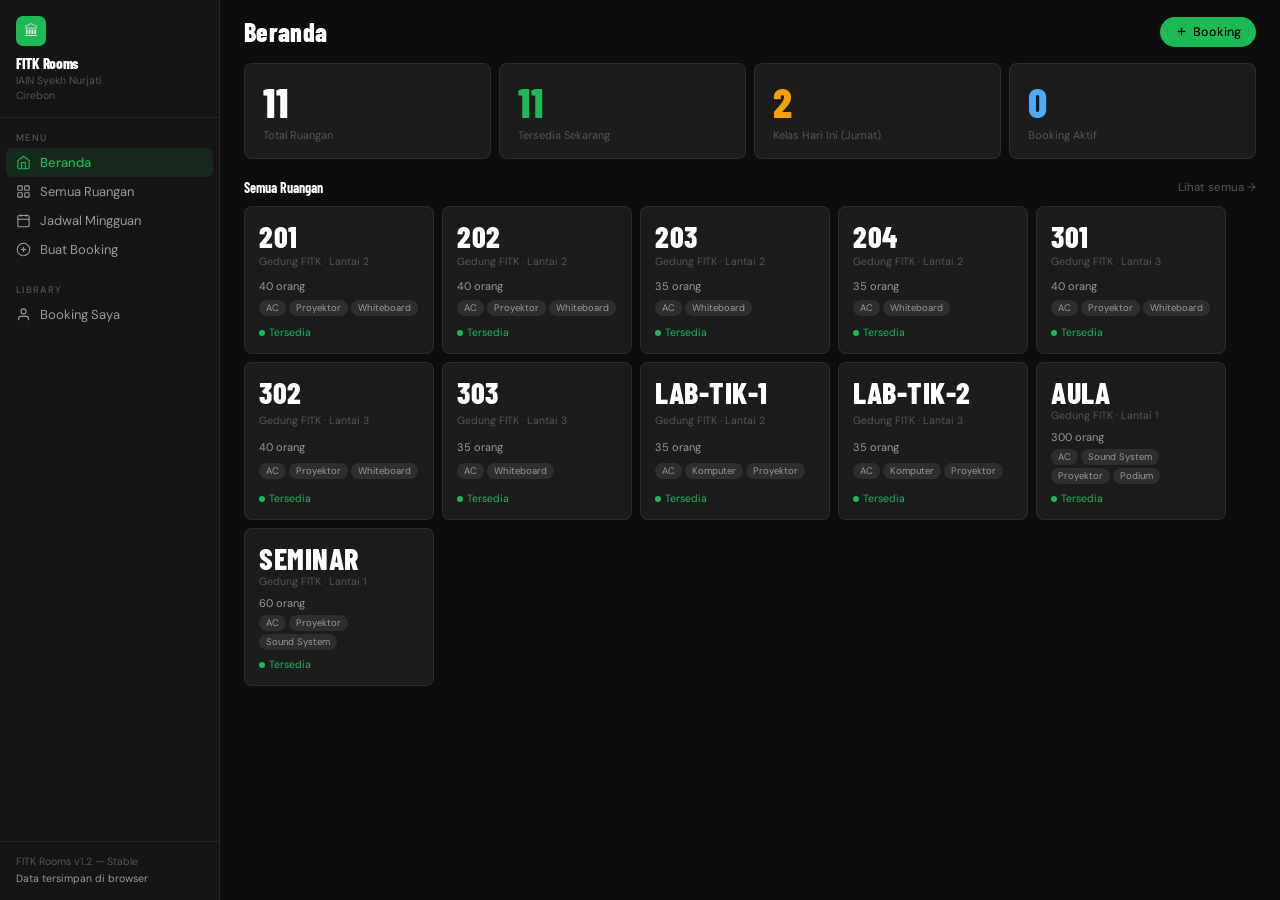
<file: index.html>
<!DOCTYPE html>
<html lang="id">
<head>
<meta charset="UTF-8">
<meta name="viewport" content="width=device-width, initial-scale=1.0">
<title>FITK Rooms — IAIN Syekh Nurjati</title>
<link href="https://fonts.googleapis.com/css2?family=Barlow+Condensed:wght@600;700;800&family=DM+Sans:wght@400;500&display=swap" rel="stylesheet" >
<link href="style.css" rel="stylesheet">
</head>
<body>
 <script>
// ============================================================
// DATA
// ============================================================

var ROOMS = {
  '201':      { lantai: 2, kapasitas: 40,  fasilitas: ['AC', 'Proyektor', 'Whiteboard'], gedung: 'FITK' },
  '202':      { lantai: 2, kapasitas: 40,  fasilitas: ['AC', 'Proyektor', 'Whiteboard'], gedung: 'FITK' },
  '203':      { lantai: 2, kapasitas: 35,  fasilitas: ['AC', 'Whiteboard'],              gedung: 'FITK' },
  '204':      { lantai: 2, kapasitas: 35,  fasilitas: ['AC', 'Whiteboard'],              gedung: 'FITK' },
  '301':      { lantai: 3, kapasitas: 40,  fasilitas: ['AC', 'Proyektor', 'Whiteboard'], gedung: 'FITK' },
  '302':      { lantai: 3, kapasitas: 40,  fasilitas: ['AC', 'Proyektor', 'Whiteboard'], gedung: 'FITK' },
  '303':      { lantai: 3, kapasitas: 35,  fasilitas: ['AC', 'Whiteboard'],              gedung: 'FITK' },
  'LAB-TIK-1':{ lantai: 2, kapasitas: 35, fasilitas: ['AC', 'Komputer', 'Proyektor'],   gedung: 'FITK' },
  'LAB-TIK-2':{ lantai: 3, kapasitas: 35, fasilitas: ['AC', 'Komputer', 'Proyektor'],   gedung: 'FITK' },
  'AULA':     { lantai: 1, kapasitas: 300, fasilitas: ['AC', 'Sound System', 'Proyektor', 'Podium'], gedung: 'FITK' },
  'SEMINAR':  { lantai: 1, kapasitas: 60,  fasilitas: ['AC', 'Proyektor', 'Sound System'], gedung: 'FITK' }
};
// ini database sebuah kelas
var SCHEDULES = [
  { id:'JT001', ruangan:'201',       matkul:'Pemrograman Web',            kelas:'TIF-3A', dosen:'Dr. H. Arif Firdaus, M.Kom',      hari:'Senin',  jam_mulai:'07:30', sks:3 },
  { id:'JT002', ruangan:'202',       matkul:'Basis Data',                 kelas:'TIF-2B', dosen:'Ratna Dewi, M.T',                 hari:'Senin',  jam_mulai:'07:30', sks:3 },
  { id:'JT003', ruangan:'301',       matkul:'Sistem Operasi',             kelas:'TIF-2A', dosen:'Muhamad Ichsan, M.Kom',           hari:'Senin',  jam_mulai:'10:00', sks:3 },
  { id:'JT004', ruangan:'LAB-TIK-1', matkul:'Praktikum Basis Data',       kelas:'TIF-2B', dosen:'Ratna Dewi, M.T',                 hari:'Senin',  jam_mulai:'13:00', sks:2 },
  { id:'JT005', ruangan:'201',       matkul:'Kecerdasan Buatan',          kelas:'TIF-4A', dosen:'Prof. Dr. Toto Sugiarto, M.Pd',  hari:'Selasa', jam_mulai:'07:30', sks:3 },
  { id:'JT006', ruangan:'203',       matkul:'Jaringan Komputer',          kelas:'TIF-3B', dosen:'Ade Kurniawan, M.T',              hari:'Selasa', jam_mulai:'09:50', sks:3 },
  { id:'JT007', ruangan:'302',       matkul:'Algoritma & Pemrograman',    kelas:'TIF-1A', dosen:'Neng Siti Fauziah, M.Kom',        hari:'Selasa', jam_mulai:'13:00', sks:3 },
  { id:'JT008', ruangan:'LAB-TIK-2', matkul:'Praktikum Jaringan',         kelas:'TIF-3B', dosen:'Ade Kurniawan, M.T',              hari:'Selasa', jam_mulai:'07:30', sks:2 },
  { id:'JT009', ruangan:'202',       matkul:'Rekayasa Perangkat Lunak',   kelas:'TIF-3A', dosen:'Dr. H. Arif Firdaus, M.Kom',     hari:'Rabu',   jam_mulai:'07:30', sks:3 },
  { id:'JT010', ruangan:'301',       matkul:'Matematika Diskrit',         kelas:'TIF-1B', dosen:'Hendra Permana, M.Si',            hari:'Rabu',   jam_mulai:'10:00', sks:2 },
  { id:'JT011', ruangan:'204',       matkul:'Interaksi Manusia Komputer', kelas:'TIF-3B', dosen:'Neng Siti Fauziah, M.Kom',        hari:'Rabu',   jam_mulai:'13:00', sks:3 },
  { id:'JT012', ruangan:'201',       matkul:'Data Mining',                kelas:'TIF-4B', dosen:'Prof. Dr. Toto Sugiarto, M.Pd',  hari:'Kamis',  jam_mulai:'07:30', sks:3 },
  { id:'JT013', ruangan:'303',       matkul:'Pemrograman Mobile',         kelas:'TIF-4A', dosen:'Muhamad Ichsan, M.Kom',           hari:'Kamis',  jam_mulai:'10:00', sks:3 },
  { id:'JT014', ruangan:'LAB-TIK-1', matkul:'Praktikum RPL',              kelas:'TIF-3A', dosen:'Dr. H. Arif Firdaus, M.Kom',     hari:'Kamis',  jam_mulai:'13:00', sks:2 },
  { id:'JT015', ruangan:'302',       matkul:'Etika Profesi IT',           kelas:'TIF-4B', dosen:'Hendra Permana, M.Si',            hari:'Jumat',  jam_mulai:'07:30', sks:2 },
  { id:'JT016', ruangan:'204',       matkul:'Kapita Selekta',             kelas:'TIF-4A', dosen:'Ratna Dewi, M.T',                 hari:'Jumat',  jam_mulai:'09:00', sks:2 }
];

var DAY_EN_TO_ID = {
  Monday:'Senin', Tuesday:'Selasa', Wednesday:'Rabu',
  Thursday:'Kamis', Friday:'Jumat', Saturday:'Sabtu', Sunday:'Minggu'
};
var DAY_ORDER = { Senin:0, Selasa:1, Rabu:2, Kamis:3, Jumat:4, Sabtu:5, Minggu:6 };

// ============================================================
// STATE
// ============================================================
var currentPage = 'home';
var roomFilterActive = 'all';
var bookingFilterActive = 'aktif';

// ============================================================
// STORAGE
// ============================================================
function getBookings() {
  try { return JSON.parse(localStorage.getItem('fitk_bookings') || '[]'); }
  catch(e) { return []; }
}
function saveBookings(data) {
  localStorage.setItem('fitk_bookings', JSON.stringify(data));
}

// ============================================================
// TIME HELPERS
// ============================================================
function parseMinutes(timeStr) {
  var parts = timeStr.split(':');
  return parseInt(parts[0]) * 60 + parseInt(parts[1]);
}
function formatTime(totalMinutes) {
  var h = Math.floor(totalMinutes / 60);
  var m = totalMinutes % 60;
  return String(h).padStart(2,'0') + ':' + String(m).padStart(2,'0');
}
function getEndTime(startTime, sks) {
  return formatTime(parseMinutes(startTime) + sks * 50);
}
function getDayFromDate(dateStr) {
  if (!dateStr) return '';
  var d = new Date(dateStr + 'T12:00:00');
  return DAY_EN_TO_ID[d.toLocaleDateString('en-US', { weekday: 'long' })] || '';
}
function getCurrentDay() {
  return DAY_EN_TO_ID[new Date().toLocaleDateString('en-US', { weekday: 'long' })] || '';
}
function getCurrentTime() {
  var n = new Date();
  return String(n.getHours()).padStart(2,'0') + ':' + String(n.getMinutes()).padStart(2,'0');
}
function getTodayStr() {
  var n = new Date();
  return n.getFullYear() + '-' + String(n.getMonth()+1).padStart(2,'0') + '-' + String(n.getDate()).padStart(2,'0');
}

// ============================================================
// ROOM STATUS
// ============================================================
function getRoomStatus(roomId, day, time) {
  if (!day) return { status: 'available' };
  var t = parseMinutes(time);
  for (var i = 0; i < SCHEDULES.length; i++) {
    var s = SCHEDULES[i];
    if (s.ruangan !== roomId || s.hari !== day) continue;
    var start = parseMinutes(s.jam_mulai);
    var end = start + s.sks * 50;
    if (t >= start && t < end) return { status: 'occupied', detail: s };
  }
  var today = getTodayStr();
  var bookings = getBookings();
  for (var j = 0; j < bookings.length; j++) {
    var b = bookings[j];
    if (b.ruangan !== roomId || b.tanggal !== today || b.status !== 'aktif') continue;
    var bStart = parseMinutes(b.jam_mulai);
    var bEnd = parseMinutes(b.jam_selesai);
    if (t >= bStart && t < bEnd) return { status: 'booked', detail: b };
  }
  return { status: 'available' };
}

// ============================================================
// CONFLICT CHECK
// ============================================================
function checkConflict(roomId, date, startTime, endTime) {
  var day = getDayFromDate(date);
  var t1 = parseMinutes(startTime);
  var t2 = parseMinutes(endTime);
  if (t1 >= t2) return { conflict: true, msg: 'Jam mulai harus lebih awal dari jam selesai.' };
  for (var i = 0; i < SCHEDULES.length; i++) {
    var s = SCHEDULES[i];
    if (s.ruangan !== roomId || s.hari !== day) continue;
    var sStart = parseMinutes(s.jam_mulai);
    var sEnd = sStart + s.sks * 50;
    if (t1 < sEnd && t2 > sStart) {
      return { conflict: true, msg: 'Bentrok jadwal tetap: ' + s.matkul + ' (' + s.kelas + ') ' + day + ' ' + s.jam_mulai + '\u2013' + formatTime(sEnd) };
    }
  }
  var bookings = getBookings();
  for (var j = 0; j < bookings.length; j++) {
    var b = bookings[j];
    if (b.ruangan !== roomId || b.tanggal !== date || b.status !== 'aktif') continue;
    var bStart = parseMinutes(b.jam_mulai);
    var bEnd = parseMinutes(b.jam_selesai);
    if (t1 < bEnd && t2 > bStart) {
      return { conflict: true, msg: 'Bentrok booking aktif: \u201c' + b.keperluan + '\u201d oleh ' + b.peminjam + ' (' + b.jam_mulai + '\u2013' + b.jam_selesai + ')' };
    }
  }
  return { conflict: false };
}

// ============================================================
// NAVIGATION
// ============================================================
var PAGE_TITLES = {
  home: 'Beranda',
  rooms: 'Semua Ruangan',
  jadwal: 'Jadwal Mingguan',
  booking: 'Buat Booking',
  mybookings: 'Booking Saya'
};

function goTo(page) {
  currentPage = page;
  document.querySelectorAll('.page').forEach(function(p) { p.classList.remove('active'); });
  document.querySelectorAll('.nav-item').forEach(function(n) { n.classList.remove('active'); });
  var pageEl = document.getElementById('page-' + page);
  if (pageEl) pageEl.classList.add('active');
  var navEl = document.getElementById('nav-' + page);
  if (navEl) navEl.classList.add('active');
  document.getElementById('page-title').textContent = PAGE_TITLES[page] || '';
  document.getElementById('search-area').style.display = (page === 'rooms') ? '' : 'none';
  if (page === 'home')       renderHome();
  if (page === 'rooms')      renderRoomsPage();
  if (page === 'jadwal')     renderJadwalPage();
  if (page === 'booking')    setupBookingForm();
  if (page === 'mybookings') renderMyBookings();
  updateBadge();
}

// ============================================================
// BADGE
// ============================================================
function updateBadge() {
  var count = getBookings().filter(function(b) { return b.status === 'aktif'; }).length;
  var badge = document.getElementById('booking-badge');
  badge.style.display = count > 0 ? '' : 'none';
  badge.textContent = count;
}

// ============================================================
// TOAST
// ============================================================
function showToast(msg, type) {
  var el = document.createElement('div');
  el.className = 'toast' + (type ? ' ' + type : '');
  el.textContent = msg;
  document.getElementById('toast-container').appendChild(el);
  setTimeout(function() {
    el.classList.add('out');
    setTimeout(function() { if (el.parentNode) el.parentNode.removeChild(el); }, 250);
  }, 3200);
}

// ============================================================
// MODAL
// ============================================================
function openModal(html) {
  document.getElementById('modal-content').innerHTML = html;
  document.getElementById('overlay').classList.add('open');
}
function closeModal() {
  document.getElementById('overlay').classList.remove('open');
}

// ============================================================
// STATUS LABEL HTML
// ============================================================
function statusHTML(status) {
  if (status === 'occupied') return '<div class="status-dot"><span class="dot dot-red"></span><span style="color:var(--red)">Sedang terpakai</span></div>';
  if (status === 'booked')   return '<div class="status-dot"><span class="dot dot-amber"></span><span style="color:var(--amber)">Ada booking</span></div>';
  return '<div class="status-dot"><span class="dot dot-green"></span><span style="color:var(--green)">Tersedia</span></div>';
}

// ============================================================
// ROOM CARD HTML
// ============================================================
function roomCardHTML(id, day, time) {
  var info = ROOMS[id];
  var st = getRoomStatus(id, day, time);
  var tags = info.fasilitas.map(function(f) { return '<span class="tag">' + f + '</span>'; }).join('');
  return '<div class="room-card ' + st.status + '" onclick="openRoomModal(\'' + id + '\')">' +
    '<div class="room-num">' + id + '</div>' +
    '<div class="room-meta">Gedung ' + info.gedung + ' &middot; Lantai ' + info.lantai + '</div>' +
    '<div class="room-cap">' + info.kapasitas + ' orang</div>' +
    '<div class="room-tags">' + tags + '</div>' +
    statusHTML(st.status) +
    '</div>';
}

// ============================================================
// HOME PAGE
// ============================================================
function renderHome() {
  var day = getCurrentDay();
  var time = getCurrentTime();
  var roomIds = Object.keys(ROOMS);
  var availCount = roomIds.filter(function(id) { return getRoomStatus(id, day, time).status === 'available'; }).length;
  var activeBookings = getBookings().filter(function(b) { return b.status === 'aktif'; }).length;
  var classesToday = SCHEDULES.filter(function(s) { return s.hari === day; }).length;

  document.getElementById('stat-grid').innerHTML =
    '<div class="stat-card"><div class="stat-num">' + roomIds.length + '</div><div class="stat-label">Total Ruangan</div></div>' +
    '<div class="stat-card green"><div class="stat-num">' + availCount + '</div><div class="stat-label">Tersedia Sekarang</div></div>' +
    '<div class="stat-card amber"><div class="stat-num">' + classesToday + '</div><div class="stat-label">Kelas Hari Ini' + (day ? ' (' + day + ')' : '') + '</div></div>' +
    '<div class="stat-card blue"><div class="stat-num">' + activeBookings + '</div><div class="stat-label">Booking Aktif</div></div>';

  var occupied = roomIds.map(function(id) { return { id: id, st: getRoomStatus(id, day, time) }; }).filter(function(x) { return x.st.status !== 'available'; });
  var nowHTML = '';
  if (occupied.length > 0) {
    var cards = occupied.map(function(x) {
      var d = x.st.detail;
      var info = x.st.status === 'occupied'
        ? d.matkul + '<br>' + d.kelas + ' &middot; ' + d.jam_mulai + '&ndash;' + getEndTime(d.jam_mulai, d.sks)
        : d.keperluan + '<br>' + d.peminjam;
      return '<div class="now-card ' + (x.st.status === 'booked' ? 'booked' : '') + '">' +
        '<div class="now-card-room">' + x.id + '</div>' +
        '<div class="now-card-info">' + info + '</div></div>';
    }).join('');
    nowHTML = '<div class="sec-header"><span class="sec-title">&#128308; Sedang Terpakai</span><span style="font-size:12px;color:var(--t3)">' + (day || 'Weekend') + ' &middot; ' + time + '</span></div>' +
      '<div class="now-strip">' + cards + '</div>';
  }
  document.getElementById('now-occupied').innerHTML = nowHTML;
  document.getElementById('home-rooms').innerHTML = roomIds.map(function(id) { return roomCardHTML(id, day, time); }).join('');
}

// ============================================================
// ROOMS PAGE
// ============================================================
function renderRoomsPage() {
  var lantais = [];
  var seen = {};
  Object.values(ROOMS).forEach(function(r) { if (!seen[r.lantai]) { seen[r.lantai] = true; lantais.push(r.lantai); } });
  lantais.sort();

  var filterHTML = '<div class="chip active" onclick="setRoomFilter(\'all\', this)">Semua</div>' +
    lantais.map(function(l) { return '<div class="chip" onclick="setRoomFilter(\'lt' + l + '\', this)">Lantai ' + l + '</div>'; }).join('') +
    '<div class="chip" onclick="setRoomFilter(\'lab\', this)">Lab</div>' +
    '<div class="chip" onclick="setRoomFilter(\'avail\', this)">&#10003; Tersedia</div>';
  document.getElementById('room-filter-bar').innerHTML = filterHTML;
  renderFilteredRooms();
}

function setRoomFilter(filter, el) {
  roomFilterActive = filter;
  document.querySelectorAll('#room-filter-bar .chip').forEach(function(c) { c.classList.remove('active'); });
  el.classList.add('active');
  renderFilteredRooms();
}

function doSearch() {
  renderFilteredRooms();
}

function renderFilteredRooms() {
  var day = getCurrentDay();
  var time = getCurrentTime();
  var query = (document.getElementById('search-input') ? document.getElementById('search-input').value : '').toLowerCase().trim();
  var filtered = Object.keys(ROOMS).filter(function(id) {
    var info = ROOMS[id];
    var matchQuery = !query || id.toLowerCase().includes(query) || info.fasilitas.some(function(f) { return f.toLowerCase().includes(query); });
    var st = getRoomStatus(id, day, time).status;
    var matchFilter =
      roomFilterActive === 'all' ||
      (roomFilterActive === 'avail' && st === 'available') ||
      (roomFilterActive === 'lab' && id.startsWith('LAB')) ||
      (roomFilterActive === 'lt' + info.lantai);
    return matchQuery && matchFilter;
  });
  var grid = document.getElementById('all-rooms');
  if (!grid) return;
  if (filtered.length === 0) {
    grid.innerHTML = '<div class="empty-state"><div class="empty-icon">&#128269;</div><p>Tidak ada ruangan yang cocok.</p></div>';
  } else {
    grid.innerHTML = filtered.map(function(id) { return roomCardHTML(id, day, time); }).join('');
  }
}

// ============================================================
// ROOM MODAL
// ============================================================
function openRoomModal(id) {
  var info = ROOMS[id];
  var day = getCurrentDay();
  var time = getCurrentTime();
  var st = getRoomStatus(id, day, time);
  var statusColor = st.status === 'available' ? 'var(--green)' : st.status === 'occupied' ? 'var(--red)' : 'var(--amber)';
  var statusText = st.status === 'available' ? 'Tersedia' : st.status === 'occupied' ? 'Terpakai (Kelas)' : 'Ada Booking';

  var jt = SCHEDULES.filter(function(s) { return s.ruangan === id; }).sort(function(a, b) {
    return (DAY_ORDER[a.hari] || 0) - (DAY_ORDER[b.hari] || 0) || a.jam_mulai.localeCompare(b.jam_mulai);
  });
  var bk = getBookings().filter(function(b) { return b.ruangan === id && b.status === 'aktif'; }).sort(function(a, b) {
    return a.tanggal.localeCompare(b.tanggal);
  });

  var schedHTML = '';
  if (jt.length > 0) {
    schedHTML += '<div class="modal-section">Jadwal Tetap</div>';
    schedHTML += jt.map(function(j) {
      return '<div class="sched-entry">' +
        '<div class="sched-header"><span class="sched-day">' + j.hari + '</span><span class="sched-time">' + j.jam_mulai + '&ndash;' + getEndTime(j.jam_mulai, j.sks) + '</span><span class="badge-green">' + j.sks + ' SKS</span></div>' +
        '<div class="sched-name">' + j.matkul + '</div>' +
        '<div class="sched-detail">' + j.kelas + ' &middot; ' + j.dosen + '</div></div>';
    }).join('');
  }
  if (bk.length > 0) {
    schedHTML += '<div class="modal-section">Booking Aktif</div>';
    schedHTML += bk.map(function(b) {
      return '<div class="sched-entry">' +
        '<div class="sched-header"><span class="sched-day">' + getDayFromDate(b.tanggal) + ', ' + b.tanggal + '</span><span class="sched-time">' + b.jam_mulai + '&ndash;' + b.jam_selesai + '</span></div>' +
        '<div class="sched-name">' + b.keperluan + '</div>' +
        '<div class="sched-detail">' + b.peminjam + ' &middot; <span style="color:var(--amber)">' + b.id + '</span></div></div>';
    }).join('');
  }

  var html = '<button class="modal-close" onclick="closeModal()">&#10005;</button>' +
    '<div class="modal-title">Ruangan ' + id + '</div>' +
    '<div class="modal-sub">Gedung ' + info.gedung + ' &middot; Lantai ' + info.lantai + '</div>' +
    '<div class="modal-row">' +
      '<div><div class="modal-field-label">Kapasitas</div><div class="modal-field-val">' + info.kapasitas + ' orang</div></div>' +
      '<div><div class="modal-field-label">Lantai</div><div class="modal-field-val">Lantai ' + info.lantai + '</div></div>' +
      '<div><div class="modal-field-label">Status</div><div class="modal-field-val" style="color:' + statusColor + '">' + statusText + '</div></div>' +
    '</div>' +
    '<div class="modal-field-label" style="margin-bottom:6px">Fasilitas</div>' +
    '<div class="chip-row">' + info.fasilitas.map(function(f) { return '<span class="chip-small">' + f + '</span>'; }).join('') + '</div>' +
    (schedHTML ? '<hr class="divider">' + schedHTML : '') +
    '<hr class="divider">' +
    '<button class="btn btn-green" style="width:100%" onclick="bookFromModal(\'' + id + '\')">+ Booking Ruangan Ini</button>';

  openModal(html);
}

function bookFromModal(id) {
  closeModal();
  goTo('booking');
  setTimeout(function() {
    var sel = document.getElementById('form-room');
    if (sel) sel.value = id;
  }, 100);
}

// ============================================================
// JADWAL PAGE
// ============================================================
function renderJadwalPage() {
  var sel = document.getElementById('sched-room');
  if (sel.options.length === 0) {
    Object.keys(ROOMS).forEach(function(id) {
      var opt = document.createElement('option');
      opt.value = id;
      opt.textContent = 'Ruangan ' + id;
      sel.appendChild(opt);
    });
  }
  renderSchedule();
}

function renderSchedule() {
  var room = document.getElementById('sched-room').value;
  var day  = document.getElementById('sched-day').value;
  var jt = SCHEDULES.filter(function(j) {
    return j.ruangan === room && (!day || j.hari === day);
  }).sort(function(a, b) {
    return (DAY_ORDER[a.hari] || 0) - (DAY_ORDER[b.hari] || 0) || a.jam_mulai.localeCompare(b.jam_mulai);
  });
  var bk = getBookings().filter(function(b) {
    return b.ruangan === room && b.status === 'aktif' && (!day || getDayFromDate(b.tanggal) === day);
  }).sort(function(a, b) {
    return a.tanggal.localeCompare(b.tanggal) || a.jam_mulai.localeCompare(b.jam_mulai);
  });
  var container = document.getElementById('schedule-table');
  if (!jt.length && !bk.length) {
    container.innerHTML = '<div class="empty-state"><div class="empty-icon">&#128197;</div><p>Tidak ada jadwal untuk ruangan ' + room + (day ? ' pada ' + day : '') + '.</p></div>';
    return;
  }
  var rows = jt.map(function(j) {
    return '<tr><td style="color:var(--t1);font-weight:500">' + j.hari + '</td>' +
      '<td style="color:var(--t2)">' + j.jam_mulai + '&ndash;' + getEndTime(j.jam_mulai, j.sks) + '</td>' +
      '<td><div class="td-main">' + j.matkul + '</div><div class="td-sub">' + j.kelas + ' &middot; ' + j.sks + ' SKS</div></td>' +
      '<td><span class="badge-green">Jadwal Tetap</span><div class="td-sub" style="margin-top:4px">' + j.dosen + '</div></td></tr>';
  });
  rows = rows.concat(bk.map(function(b) {
    return '<tr><td style="color:var(--amber)">' + getDayFromDate(b.tanggal) + ', ' + b.tanggal + '</td>' +
      '<td style="color:var(--t2)">' + b.jam_mulai + '&ndash;' + b.jam_selesai + '</td>' +
      '<td><div class="td-main">' + b.keperluan + '</div><div class="td-sub">' + b.peminjam + '</div></td>' +
      '<td><span class="badge-amber">Booking</span><div class="td-sub" style="margin-top:4px">' + b.id + '</div></td></tr>';
  }));
  container.innerHTML = '<table class="data-table"><thead><tr><th>Hari / Tanggal</th><th>Waktu</th><th>Kegiatan</th><th>Keterangan</th></tr></thead><tbody>' + rows.join('') + '</tbody></table>';
}

// ============================================================
// BOOKING FORM
// ============================================================
function setupBookingForm() {
  var sel = document.getElementById('form-room');
  if (sel.options.length <= 1) {
    Object.keys(ROOMS).forEach(function(id) {
      var opt = document.createElement('option');
      opt.value = id;
      opt.textContent = id + ' \u2014 Lantai ' + ROOMS[id].lantai + ' (' + ROOMS[id].kapasitas + ' org)';
      sel.appendChild(opt);
    });
  }
  var dateInput = document.getElementById('form-date');
  dateInput.min = getTodayStr();
  dateInput.onchange = function() {
    document.getElementById('form-day-display').value = getDayFromDate(this.value) || '';
    document.getElementById('form-error').style.display = 'none';
  };
}

function resetForm() {
  document.getElementById('form-room').value = '';
  document.getElementById('form-name').value = '';
  document.getElementById('form-purpose').value = '';
  document.getElementById('form-date').value = '';
  document.getElementById('form-day-display').value = '';
  document.getElementById('form-start').value = '09:00';
  document.getElementById('form-end').value = '11:00';
  document.getElementById('form-error').style.display = 'none';
}

function submitBooking() {
  var room    = document.getElementById('form-room').value;
  var name    = document.getElementById('form-name').value.trim();
  var purpose = document.getElementById('form-purpose').value.trim();
  var date    = document.getElementById('form-date').value;
  var start   = document.getElementById('form-start').value;
  var end     = document.getElementById('form-end').value;
  var errEl   = document.getElementById('form-error');

  if (!room || !name || !purpose || !date || !start || !end) {
    errEl.textContent = 'Semua field wajib diisi.';
    errEl.style.display = 'block';
    return;
  }

  var check = checkConflict(room, date, start, end);
  if (check.conflict) {
    errEl.textContent = check.msg;
    errEl.style.display = 'block';
    return;
  }
  errEl.style.display = 'none';

  var bookings = getBookings();
  var existingIds = bookings.map(function(b) { return b.id; });
  var n = bookings.length + 1;
  while (existingIds.indexOf('BK' + String(n).padStart(3,'0')) !== -1) n++;
  var newId = 'BK' + String(n).padStart(3,'0');

  bookings.push({
    id: newId,
    ruangan: room,
    peminjam: name,
    keperluan: purpose,
    tanggal: date,
    jam_mulai: start,
    jam_selesai: end,
    tipe: 'sementara',
    status: 'aktif',
    dibuat_pada: new Date().toLocaleString('id-ID')
  });
  saveBookings(bookings);
  updateBadge();
  showToast('Booking ' + newId + ' berhasil disimpan!', 'green');
  resetForm();
  setTimeout(function() { goTo('mybookings'); }, 600);
}

// ============================================================
// MY BOOKINGS PAGE
// ============================================================
function setBookingFilter(filter, el) {
  bookingFilterActive = filter;
  document.querySelectorAll('#page-mybookings .chip').forEach(function(c) { c.classList.remove('active'); });
  el.classList.add('active');
  renderMyBookings();
}

function renderMyBookings() {
  var all = getBookings();
  var filtered = bookingFilterActive === 'all' ? all : all.filter(function(b) { return b.status === bookingFilterActive; });
  filtered.sort(function(a, b) {
    return a.tanggal.localeCompare(b.tanggal) || a.jam_mulai.localeCompare(b.jam_mulai);
  });
  var container = document.getElementById('my-bookings-list');
  if (!filtered.length) {
    var msg = bookingFilterActive === 'aktif' ? 'aktif' : bookingFilterActive === 'dibatalkan' ? 'yang dibatalkan' : '';
    container.innerHTML = '<div class="empty-state"><div class="empty-icon">&#128203;</div><p>Tidak ada booking ' + msg + '.</p></div>';
    return;
  }
  container.innerHTML = filtered.map(function(b) {
    var isAktif = b.status === 'aktif';
    var cancelBtn = isAktif
      ? '<button class="btn btn-red btn-sm" onclick="promptCancel(\'' + b.id + '\')">Batalkan</button>'
      : '';
    return '<div class="booking-item">' +
      '<div class="booking-room">' + b.ruangan + '</div>' +
      '<div class="booking-info">' +
        '<div class="booking-id">' + b.id + '</div>' +
        '<div class="booking-title">' + b.keperluan + '</div>' +
        '<div class="booking-meta">' +
          getDayFromDate(b.tanggal) + ', ' + b.tanggal + ' &middot; ' + b.jam_mulai + '&ndash;' + b.jam_selesai + '<br>' +
          'Peminjam: ' + b.peminjam + '<br>' +
          'Dibuat: ' + b.dibuat_pada +
          (b.dibatalkan_pada ? '<br>Dibatalkan: ' + b.dibatalkan_pada : '') +
        '</div>' +
      '</div>' +
      '<div class="booking-actions">' +
        '<span class="status-pill ' + (isAktif ? 'aktif' : 'batal') + '">' + (isAktif ? 'Aktif' : 'Dibatalkan') + '</span>' +
        cancelBtn +
      '</div>' +
    '</div>';
  }).join('');
}

// ============================================================
// CANCEL BOOKING
// ============================================================
function promptCancel(bookingId) {
  var bookings = getBookings();
  var booking = null;
  for (var i = 0; i < bookings.length; i++) {
    if (bookings[i].id === bookingId) { booking = bookings[i]; break; }
  }
  if (!booking) return;

  var html = '<button class="modal-close" onclick="closeModal()">&#10005;</button>' +
    '<div class="modal-title">Batalkan Booking</div>' +
    '<div class="modal-sub">ID: ' + bookingId + ' &middot; ' + booking.keperluan + ' &middot; ' + booking.ruangan + '</div>' +
    '<div class="form-group" style="margin-bottom:14px">' +
      '<label class="form-label">Konfirmasi nama peminjam</label>' +
      '<input class="form-input" id="cancel-name-input" type="text" placeholder="' + booking.peminjam + '">' +
    '</div>' +
    '<div id="cancel-error" style="font-size:12.5px;color:var(--red);margin-bottom:12px;display:none;padding:8px 12px;background:var(--red-dim);border-radius:6px;"></div>' +
    '<div style="display:flex;gap:8px">' +
      '<button class="btn btn-red" onclick="doCancel(\'' + bookingId + '\')">Ya, Batalkan</button>' +
      '<button class="btn btn-outline" onclick="closeModal()">Kembali</button>' +
    '</div>';
  openModal(html);
}

function doCancel(bookingId) {
  var nameInput = document.getElementById('cancel-name-input');
  var errEl = document.getElementById('cancel-error');
  if (!nameInput) return;
  var inputName = nameInput.value.trim();
  var bookings = getBookings();
  var booking = null;
  for (var i = 0; i < bookings.length; i++) {
    if (bookings[i].id === bookingId) { booking = bookings[i]; break; }
  }
  if (!booking) { closeModal(); return; }
  if (inputName.toLowerCase() !== booking.peminjam.toLowerCase()) {
    errEl.textContent = 'Nama peminjam tidak cocok. Coba lagi.';
    errEl.style.display = 'block';
    return;
  }
  booking.status = 'dibatalkan';
  booking.dibatalkan_pada = new Date().toLocaleString('id-ID');
  saveBookings(bookings);
  closeModal();
  updateBadge();
  showToast('Booking ' + bookingId + ' berhasil dibatalkan.', 'red');
  renderMyBookings();
}

// ============================================================
// INIT
// ============================================================
document.addEventListener('DOMContentLoaded', function() {
  renderHome();
  updateBadge();
  document.addEventListener('keydown', function(e) {
    if (e.key === 'Escape') closeModal();
  });
});
</script>
<div id="app">

  <!-- ── Sidebar ── -->
  <div id="sidebar">
    <div class="logo-area">
      <div class="logo-icon">🏛</div>
      <div class="logo-title">FITK Rooms</div>
      <div class="logo-sub">IAIN Syekh Nurjati<br>Cirebon</div>
    </div>

    <div class="nav-section">Menu</div>
    <div class="nav-group">
      <div class="nav-item active" id="nav-home" onclick="goTo('home')">
        <svg viewBox="0 0 24 24" fill="none" stroke="currentColor"><path d="M3 9l9-7 9 7v11a2 2 0 01-2 2H5a2 2 0 01-2-2z"/><polyline points="9 22 9 12 15 12 15 22"/></svg>
        Beranda
      </div>
      <div class="nav-item" id="nav-rooms" onclick="goTo('rooms')">
        <svg viewBox="0 0 24 24" fill="none" stroke="currentColor"><rect x="3" y="3" width="7" height="7" rx="1"/><rect x="14" y="3" width="7" height="7" rx="1"/><rect x="3" y="14" width="7" height="7" rx="1"/><rect x="14" y="14" width="7" height="7" rx="1"/></svg>
        Semua Ruangan
      </div>
      <div class="nav-item" id="nav-jadwal" onclick="goTo('jadwal')">
        <svg viewBox="0 0 24 24" fill="none" stroke="currentColor"><rect x="3" y="4" width="18" height="18" rx="2"/><line x1="16" y1="2" x2="16" y2="6"/><line x1="8" y1="2" x2="8" y2="6"/><line x1="3" y1="10" x2="21" y2="10"/></svg>
        Jadwal Mingguan
      </div>
      <div class="nav-item" id="nav-booking" onclick="goTo('booking')">
        <svg viewBox="0 0 24 24" fill="none" stroke="currentColor"><circle cx="12" cy="12" r="10"/><line x1="12" y1="8" x2="12" y2="16"/><line x1="8" y1="12" x2="16" y2="12"/></svg>
        Buat Booking
      </div>
    </div>

    <div class="nav-section">Library</div>
    <div class="nav-group">
      <div class="nav-item" id="nav-mybookings" onclick="goTo('mybookings')">
        <svg viewBox="0 0 24 24" fill="none" stroke="currentColor"><path d="M20 21v-2a4 4 0 00-4-4H8a4 4 0 00-4 4v2"/><circle cx="12" cy="7" r="4"/></svg>
        Booking Saya
        <span class="nav-badge" id="booking-badge">0</span>
      </div>
    </div>

    <div class="sidebar-footer">
      FITK Rooms v1.2 — Stable<br>
      <span style="color: var(--t2)">Data tersimpan di browser</span>
    </div>
  </div>

  <!-- ── Main ── -->
  <div id="main">
    <div id="topbar">
      <div id="page-title">Beranda</div>
      <div class="search-wrap" id="search-area" style="display:none">
        <svg viewBox="0 0 24 24" fill="none" stroke="currentColor"><circle cx="11" cy="11" r="8"/><path d="m21 21-4.35-4.35"/></svg>
        <input type="text" id="search-input" placeholder="Cari ruangan..." oninput="doSearch()">
      </div>
      <button class="btn btn-green" onclick="goTo('booking')">
        <svg width="13" height="13" viewBox="0 0 24 24" fill="none" stroke="currentColor" stroke-width="2.5"><line x1="12" y1="5" x2="12" y2="19"/><line x1="5" y1="12" x2="19" y2="12"/></svg>
        Booking
      </button>
    </div>

    <div id="content">

      <!-- PAGE: Beranda -->
      <div class="page active" id="page-home">
        <div class="stat-grid" id="stat-grid"></div>
        <div id="now-occupied"></div>
        <div class="sec-header">
          <span class="sec-title">Semua Ruangan</span>
          <span class="sec-link" onclick="goTo('rooms')">Lihat semua →</span>
        </div>
        <div class="room-grid" id="home-rooms"></div>
      </div>

      <!-- PAGE: Semua Ruangan -->
      <div class="page" id="page-rooms">
        <div class="filter-bar" id="room-filter-bar"></div>
        <div class="room-grid" id="all-rooms"></div>
      </div>

      <!-- PAGE: Jadwal Mingguan -->
      <div class="page" id="page-jadwal">
        <div class="sched-controls">
          <label>Ruangan</label>
          <select class="select-field" id="sched-room" onchange="renderSchedule()"></select>
          <label>Hari</label>
          <select class="select-field" id="sched-day" onchange="renderSchedule()">
            <option value="">Semua Hari</option>
            <option>Senin</option><option>Selasa</option><option>Rabu</option>
            <option>Kamis</option><option>Jumat</option><option>Sabtu</option>
          </select>
        </div>
        <div id="schedule-table"></div>
      </div>

      <!-- PAGE: Buat Booking -->
      <div class="page" id="page-booking">
        <div class="form-card">
          <div class="form-grid">
            <div class="form-group full">
              <label class="form-label">Ruangan</label>
              <select class="form-input" id="form-room">
                <option value="">— Pilih ruangan —</option>
              </select>
            </div>
            <div class="form-group full">
              <label class="form-label">Nama Peminjam / Organisasi</label>
              <input class="form-input" id="form-name" type="text" placeholder="Contoh: BEM FITK">
            </div>
            <div class="form-group full">
              <label class="form-label">Keperluan / Nama Kegiatan</label>
              <input class="form-input" id="form-purpose" type="text" placeholder="Contoh: Rapat Proker Semester">
            </div>
            <div class="form-group">
              <label class="form-label">Tanggal</label>
              <input class="form-input" id="form-date" type="date">
            </div>
            <div class="form-group">
              <label class="form-label">Hari</label>
              <input class="form-input" id="form-day-display" type="text" readonly placeholder="Otomatis terisi">
            </div>
            <div class="form-group">
              <label class="form-label">Jam Mulai</label>
              <input class="form-input" id="form-start" type="time" value="09:00">
            </div>
            <div class="form-group">
              <label class="form-label">Jam Selesai</label>
              <input class="form-input" id="form-end" type="time" value="11:00">
            </div>
          </div>
          <div class="form-error" id="form-error"></div>
          <div style="display:flex; gap:10px; margin-top:18px;">
            <button class="btn btn-green" onclick="submitBooking()">Konfirmasi Booking</button>
            <button class="btn btn-outline" onclick="resetForm()">Reset</button>
          </div>
        </div>
      </div>

      <!-- PAGE: Booking Saya -->
      <div class="page" id="page-mybookings">
        <div class="filter-bar">
          <div class="chip active" id="bkchip-aktif" onclick="setBookingFilter('aktif', this)">Aktif</div>
          <div class="chip" id="bkchip-dibatalkan" onclick="setBookingFilter('dibatalkan', this)">Dibatalkan</div>
          <div class="chip" id="bkchip-all" onclick="setBookingFilter('all', this)">Semua</div>
        </div>
        <div id="my-bookings-list"></div>
      </div>

    </div>
  </div>
</div>

<!-- ── Modal ── -->
<div id="overlay" onclick="if(event.target===this) closeModal()">
  <div class="modal" id="modal-content"></div>
</div>

<!-- ── Toasts ── -->
<div id="toast-container"></div>
</body>
</html>
</file>
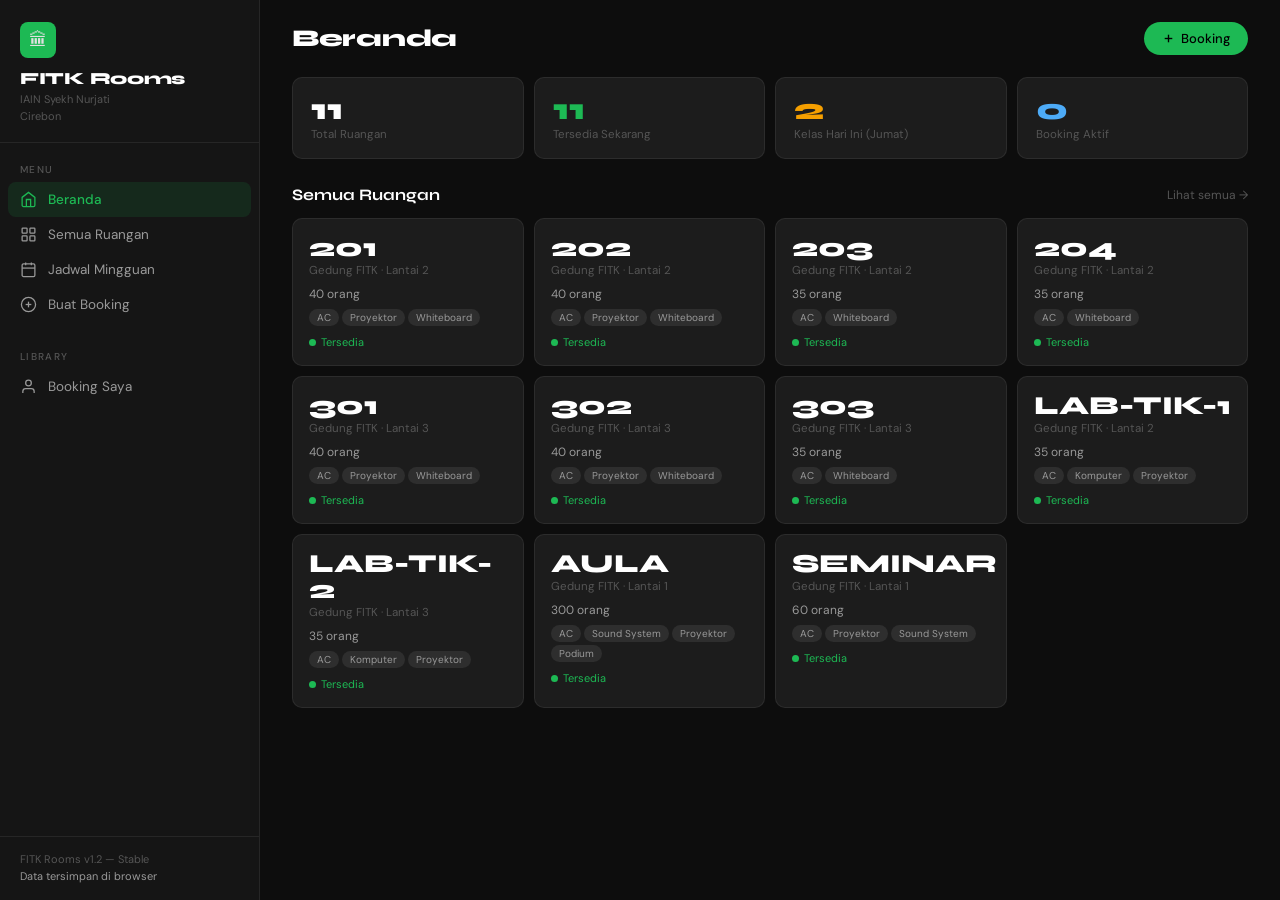
<file: fitk_rooms.html>
<!DOCTYPE html>
<html lang="id">
<head>
<meta charset="UTF-8">
<meta name="viewport" content="width=device-width, initial-scale=1.0">
<title>FITK Rooms — IAIN Syekh Nurjati</title>
<link href="https://fonts.googleapis.com/css2?family=Syne:wght@700;800&family=DM+Sans:wght@400;500&display=swap" rel="stylesheet">
<style>
*, *::before, *::after { box-sizing: border-box; margin: 0; padding: 0; }

:root {
  --bg: #0d0d0d;
  --surface: #151515;
  --card: #1c1c1c;
  --hover: #242424;
  --active: #2e2e2e;
  --green: #1DB954;
  --green-bright: #1ed760;
  --green-dim: rgba(29,185,84,0.12);
  --red: #e03131;
  --red-dim: rgba(224,49,49,0.12);
  --amber: #f59f00;
  --amber-dim: rgba(245,159,0,0.12);
  --blue: #4dabf7;
  --white: #ffffff;
  --t1: #e0e0e0;
  --t2: #999999;
  --t3: #555555;
  --border: rgba(255,255,255,0.07);
  --sidebar-w: 260px;
  --radius: 10px;
}

html, body { height: 100%; font-family: 'DM Sans', sans-serif; background: var(--bg); color: var(--t1); font-size: 14px; overflow: hidden; }

/* ── Layout ── */
#app { display: flex; height: 100vh; }

/* ── Sidebar ── */
#sidebar {
  width: var(--sidebar-w);
  min-width: var(--sidebar-w);
  background: var(--surface);
  border-right: 1px solid var(--border);
  display: flex;
  flex-direction: column;
  overflow-y: auto;
}
#sidebar::-webkit-scrollbar { width: 0; }

.logo-area { padding: 22px 20px 18px; border-bottom: 1px solid var(--border); }
.logo-icon { width: 36px; height: 36px; background: var(--green); border-radius: 8px; display: flex; align-items: center; justify-content: center; font-size: 18px; margin-bottom: 10px; }
.logo-title { font-family: 'Syne', sans-serif; font-size: 17px; font-weight: 800; color: var(--white); letter-spacing: -0.3px; }
.logo-sub { font-size: 11px; color: var(--t3); margin-top: 2px; line-height: 1.5; }

.nav-section { padding: 20px 20px 6px; font-size: 10px; font-weight: 500; text-transform: uppercase; letter-spacing: 1.3px; color: var(--t3); }
.nav-group { padding: 0 8px 8px; }

.nav-item {
  display: flex; align-items: center; gap: 11px;
  padding: 9px 12px; border-radius: 8px;
  cursor: pointer; color: var(--t2);
  transition: all 0.15s; font-size: 13.5px;
  user-select: none; line-height: 1;
}
.nav-item:hover { background: var(--hover); color: var(--white); }
.nav-item.active { background: var(--green-dim); color: var(--green); font-weight: 500; }
.nav-item svg { width: 17px; height: 17px; flex-shrink: 0; stroke-width: 1.8; }
.nav-badge { font-size: 10px; background: var(--green); color: #000; border-radius: 20px; padding: 1px 7px; font-weight: 700; margin-left: auto; display: none; }

.sidebar-footer { margin-top: auto; padding: 14px 20px; border-top: 1px solid var(--border); font-size: 11px; color: var(--t3); line-height: 1.6; }

/* ── Main ── */
#main { flex: 1; display: flex; flex-direction: column; overflow: hidden; min-width: 0; }

#topbar { display: flex; align-items: center; gap: 14px; padding: 22px 32px 0; flex-shrink: 0; }
#page-title { font-family: 'Syne', sans-serif; font-size: 24px; font-weight: 800; color: var(--white); flex: 1; letter-spacing: -0.3px; }

#content { flex: 1; overflow-y: auto; padding: 22px 32px 48px; }
#content::-webkit-scrollbar { width: 6px; }
#content::-webkit-scrollbar-thumb { background: var(--active); border-radius: 20px; }

/* ── Pages ── */
.page { display: none; }
.page.active { display: block; animation: fadeIn 0.2s ease; }
@keyframes fadeIn { from { opacity: 0; transform: translateY(6px); } to { opacity: 1; transform: none; } }

/* ── Buttons ── */
.btn {
  display: inline-flex; align-items: center; gap: 6px;
  padding: 8px 18px; border-radius: 22px; font-size: 13px;
  font-weight: 500; cursor: pointer; border: none;
  transition: all 0.15s; font-family: 'DM Sans', sans-serif;
  white-space: nowrap;
}
.btn-green { background: var(--green); color: #000; }
.btn-green:hover { background: var(--green-bright); }
.btn-outline { background: transparent; border: 1px solid var(--border); color: var(--t2); }
.btn-outline:hover { background: var(--hover); color: var(--white); border-color: var(--t3); }
.btn-red { background: var(--red-dim); color: var(--red); border: 1px solid rgba(224,49,49,0.2); }
.btn-red:hover { background: rgba(224,49,49,0.22); }
.btn-sm { padding: 5px 13px; font-size: 12px; }

/* ── Search ── */
.search-wrap { position: relative; }
.search-wrap svg { position: absolute; left: 11px; top: 50%; transform: translateY(-50%); color: var(--t3); width: 15px; height: 15px; pointer-events: none; stroke-width: 2; }
.search-wrap input { background: var(--card); border: 1px solid var(--border); border-radius: 22px; padding: 8px 16px 8px 34px; color: var(--t1); font-size: 13px; outline: none; width: 210px; transition: border 0.15s; font-family: 'DM Sans', sans-serif; }
.search-wrap input:focus { border-color: var(--t3); }

/* ── Stats ── */
.stat-grid { display: grid; grid-template-columns: repeat(4, 1fr); gap: 10px; margin-bottom: 26px; }
.stat-card { background: var(--card); border: 1px solid var(--border); border-radius: var(--radius); padding: 16px 18px; }
.stat-num { font-family: 'Syne', sans-serif; font-size: 30px; font-weight: 800; line-height: 1; color: var(--white); }
.stat-label { font-size: 11.5px; color: var(--t3); margin-top: 3px; }
.stat-card.green .stat-num { color: var(--green); }
.stat-card.amber .stat-num { color: var(--amber); }
.stat-card.blue .stat-num { color: var(--blue); }

/* ── Section header ── */
.sec-header { display: flex; align-items: center; justify-content: space-between; margin-bottom: 14px; margin-top: 26px; }
.sec-header:first-child { margin-top: 0; }
.sec-title { font-family: 'Syne', sans-serif; font-size: 16px; font-weight: 700; color: var(--white); }
.sec-link { font-size: 12px; color: var(--t3); cursor: pointer; transition: 0.15s; }
.sec-link:hover { color: var(--green); }

/* ── Room grid ── */
.room-grid { display: grid; grid-template-columns: repeat(auto-fill, minmax(185px, 1fr)); gap: 10px; }
.room-card {
  background: var(--card); border: 1px solid var(--border);
  border-radius: var(--radius); padding: 16px;
  cursor: pointer; transition: all 0.18s;
  position: relative; overflow: hidden;
}
.room-card::after {
  content: ''; position: absolute; top: 0; left: 0; right: 0; height: 3px;
  background: var(--green); opacity: 0; transition: opacity 0.2s;
}
.room-card:hover { background: var(--hover); border-color: var(--t3); transform: translateY(-2px); }
.room-card:hover::after { opacity: 0.5; }
.room-card.occupied::after { background: var(--red); opacity: 0.9; }
.room-card.booked::after { background: var(--amber); opacity: 0.9; }
.room-num { font-family: 'Syne', sans-serif; font-size: 26px; font-weight: 800; color: var(--white); line-height: 1; }
.room-meta { font-size: 11.5px; color: var(--t3); margin-top: 2px; }
.room-cap { font-size: 12px; color: var(--t2); margin-top: 8px; }
.room-tags { display: flex; flex-wrap: wrap; gap: 3px; margin-top: 7px; }
.tag { font-size: 10px; background: var(--active); color: var(--t2); border-radius: 20px; padding: 2px 8px; }
.status-dot { display: flex; align-items: center; gap: 5px; font-size: 11px; margin-top: 9px; }
.dot { width: 7px; height: 7px; border-radius: 50%; flex-shrink: 0; }
.dot-green { background: var(--green); }
.dot-red { background: var(--red); }
.dot-amber { background: var(--amber); }

/* ── Now strip ── */
.now-strip { display: flex; gap: 8px; overflow-x: auto; padding-bottom: 6px; margin-bottom: 4px; }
.now-strip::-webkit-scrollbar { height: 3px; }
.now-strip::-webkit-scrollbar-thumb { background: var(--active); border-radius: 20px; }
.now-card {
  background: var(--card); border: 1px solid var(--border);
  border-left: 3px solid var(--red); border-radius: var(--radius);
  padding: 12px 14px; min-width: 175px; flex-shrink: 0;
}
.now-card.booked { border-left-color: var(--amber); }
.now-card-room { font-family: 'Syne', sans-serif; font-size: 17px; font-weight: 700; color: var(--white); }
.now-card-info { font-size: 11px; color: var(--t3); margin-top: 2px; line-height: 1.5; }

/* ── Filter chips ── */
.filter-bar { display: flex; gap: 6px; margin-bottom: 18px; flex-wrap: wrap; }
.chip {
  font-size: 12px; padding: 5px 13px; border-radius: 20px;
  border: 1px solid var(--border); background: var(--card);
  color: var(--t2); cursor: pointer; transition: 0.15s;
}
.chip:hover, .chip.active { background: var(--green-dim); border-color: var(--green); color: var(--green); }

/* ── Schedule selector ── */
.sched-controls { display: flex; gap: 10px; margin-bottom: 18px; align-items: center; flex-wrap: wrap; }
.sched-controls label { font-size: 12px; color: var(--t3); }
select.select-field {
  background: var(--card); border: 1px solid var(--border); border-radius: 8px;
  padding: 7px 12px; color: var(--t1); font-size: 13px;
  outline: none; font-family: 'DM Sans', sans-serif; cursor: pointer;
}
select.select-field:focus { border-color: var(--green); }
select.select-field option { background: var(--surface); }

/* ── Table ── */
.data-table { width: 100%; border-collapse: collapse; border: 1px solid var(--border); border-radius: var(--radius); overflow: hidden; }
.data-table th { background: var(--surface); padding: 9px 14px; text-align: left; font-size: 11px; font-weight: 500; color: var(--t3); text-transform: uppercase; letter-spacing: 0.8px; border-bottom: 1px solid var(--border); }
.data-table td { padding: 11px 14px; border-bottom: 1px solid var(--border); vertical-align: top; font-size: 13px; }
.data-table tr:last-child td { border-bottom: none; }
.data-table tr:hover td { background: var(--hover); }
.badge-green { font-size: 10.5px; background: var(--green-dim); color: var(--green); border-radius: 20px; padding: 2px 8px; font-weight: 500; display: inline-block; }
.badge-amber { font-size: 10.5px; background: var(--amber-dim); color: var(--amber); border-radius: 20px; padding: 2px 8px; font-weight: 500; display: inline-block; }
.td-main { font-size: 12px; color: var(--t2); }
.td-sub { font-size: 11.5px; color: var(--t3); margin-top: 2px; }

/* ── Form ── */
.form-card { background: var(--card); border: 1px solid var(--border); border-radius: var(--radius); padding: 24px; max-width: 580px; }
.form-grid { display: grid; grid-template-columns: 1fr 1fr; gap: 14px; }
.form-group { display: flex; flex-direction: column; gap: 5px; }
.form-group.full { grid-column: 1 / -1; }
.form-label { font-size: 12px; color: var(--t3); font-weight: 500; }
.form-input {
  background: var(--surface); border: 1px solid var(--border); border-radius: 8px;
  padding: 9px 13px; color: var(--t1); font-size: 13.5px;
  outline: none; transition: border 0.15s; font-family: 'DM Sans', sans-serif; width: 100%;
}
.form-input:focus { border-color: var(--green); }
.form-input::placeholder { color: var(--t3); }
.form-input[readonly] { color: var(--t3); cursor: default; }
.form-error { font-size: 13px; color: var(--red); margin-top: 10px; display: none; padding: 10px 14px; background: var(--red-dim); border-radius: 8px; border: 1px solid rgba(224,49,49,0.2); }

/* ── Booking list ── */
.booking-item {
  background: var(--card); border: 1px solid var(--border); border-radius: var(--radius);
  padding: 16px 18px; display: flex; align-items: flex-start; gap: 14px;
  margin-bottom: 8px; transition: border 0.15s;
}
.booking-item:hover { border-color: var(--t3); }
.booking-room { font-family: 'Syne', sans-serif; font-size: 20px; font-weight: 800; color: var(--white); min-width: 64px; padding-top: 2px; }
.booking-info { flex: 1; min-width: 0; }
.booking-id { font-size: 10.5px; background: var(--active); border-radius: 20px; padding: 2px 9px; color: var(--t2); display: inline-block; margin-bottom: 4px; }
.booking-title { font-size: 13.5px; font-weight: 500; color: var(--t1); margin-bottom: 3px; }
.booking-meta { font-size: 12px; color: var(--t3); line-height: 1.7; }
.booking-actions { display: flex; flex-direction: column; gap: 6px; align-items: flex-end; flex-shrink: 0; }
.status-pill { font-size: 11px; padding: 3px 10px; border-radius: 20px; font-weight: 500; }
.status-pill.aktif { background: var(--green-dim); color: var(--green); }
.status-pill.batal { background: var(--active); color: var(--t3); }

/* ── Modal ── */
#overlay {
  position: fixed; inset: 0; background: rgba(0,0,0,0.75);
  z-index: 100; display: none; align-items: center; justify-content: center;
  backdrop-filter: blur(6px);
}
#overlay.open { display: flex; }
.modal {
  background: var(--surface); border: 1px solid var(--border); border-radius: 14px;
  padding: 26px; width: 90%; max-width: 500px; max-height: 82vh;
  overflow-y: auto; position: relative;
}
.modal::-webkit-scrollbar { width: 4px; }
.modal::-webkit-scrollbar-thumb { background: var(--active); border-radius: 20px; }
.modal-close {
  position: absolute; top: 14px; right: 14px;
  background: var(--hover); border: none; color: var(--t2);
  width: 28px; height: 28px; border-radius: 50%; cursor: pointer;
  font-size: 15px; display: flex; align-items: center; justify-content: center;
  transition: 0.15s;
}
.modal-close:hover { background: var(--active); color: var(--white); }
.modal-title { font-family: 'Syne', sans-serif; font-size: 19px; font-weight: 700; color: var(--white); margin-bottom: 2px; }
.modal-sub { font-size: 12.5px; color: var(--t3); margin-bottom: 18px; }
.modal-section { font-size: 12px; font-weight: 500; color: var(--t2); text-transform: uppercase; letter-spacing: 0.8px; margin: 16px 0 8px; }
.modal-row { display: grid; grid-template-columns: 1fr 1fr 1fr; gap: 12px; margin-bottom: 14px; }
.modal-field-label { font-size: 10.5px; color: var(--t3); text-transform: uppercase; letter-spacing: 0.7px; margin-bottom: 2px; }
.modal-field-val { font-size: 13.5px; color: var(--t1); }
.chip-row { display: flex; flex-wrap: wrap; gap: 5px; }
.chip-small { font-size: 11px; background: var(--active); color: var(--t2); border-radius: 20px; padding: 3px 10px; }
.sched-entry { padding: 8px 0; border-bottom: 1px solid var(--border); }
.sched-entry:last-child { border-bottom: none; }
.sched-header { display: flex; gap: 7px; align-items: center; margin-bottom: 3px; }
.sched-day { font-size: 11px; background: var(--active); color: var(--t2); padding: 2px 8px; border-radius: 20px; }
.sched-time { font-size: 12px; color: var(--t2); }
.sched-name { font-size: 13px; color: var(--t1); }
.sched-detail { font-size: 11.5px; color: var(--t3); }
hr.divider { border: none; border-top: 1px solid var(--border); margin: 16px 0; }

/* ── Toast ── */
#toast-container { position: fixed; bottom: 22px; right: 22px; z-index: 200; display: flex; flex-direction: column; gap: 7px; pointer-events: none; }
.toast {
  background: var(--surface); border: 1px solid var(--border); border-radius: 8px;
  padding: 11px 16px; font-size: 13px; color: var(--t1);
  animation: toastIn 0.22s ease; pointer-events: all;
  max-width: 300px; box-shadow: 0 6px 24px rgba(0,0,0,0.5);
}
.toast.green { border-color: rgba(29,185,84,0.35); background: rgba(29,185,84,0.1); color: var(--green); }
.toast.red { border-color: rgba(224,49,49,0.35); background: rgba(224,49,49,0.1); color: var(--red); }
.toast.out { animation: toastOut 0.22s ease forwards; }
@keyframes toastIn { from { opacity: 0; transform: translateX(14px); } to { opacity: 1; transform: none; } }
@keyframes toastOut { to { opacity: 0; transform: translateX(14px); } }

/* ── Empty state ── */
.empty-state { text-align: center; padding: 52px 20px; color: var(--t3); }
.empty-icon { font-size: 36px; margin-bottom: 10px; opacity: 0.35; }
</style>
</head>
<body>

<div id="app">

  <!-- ── Sidebar ── -->
  <div id="sidebar">
    <div class="logo-area">
      <div class="logo-icon">🏛</div>
      <div class="logo-title">FITK Rooms</div>
      <div class="logo-sub">IAIN Syekh Nurjati<br>Cirebon</div>
    </div>

    <div class="nav-section">Menu</div>
    <div class="nav-group">
      <div class="nav-item active" id="nav-home" onclick="goTo('home')">
        <svg viewBox="0 0 24 24" fill="none" stroke="currentColor"><path d="M3 9l9-7 9 7v11a2 2 0 01-2 2H5a2 2 0 01-2-2z"/><polyline points="9 22 9 12 15 12 15 22"/></svg>
        Beranda
      </div>
      <div class="nav-item" id="nav-rooms" onclick="goTo('rooms')">
        <svg viewBox="0 0 24 24" fill="none" stroke="currentColor"><rect x="3" y="3" width="7" height="7" rx="1"/><rect x="14" y="3" width="7" height="7" rx="1"/><rect x="3" y="14" width="7" height="7" rx="1"/><rect x="14" y="14" width="7" height="7" rx="1"/></svg>
        Semua Ruangan
      </div>
      <div class="nav-item" id="nav-jadwal" onclick="goTo('jadwal')">
        <svg viewBox="0 0 24 24" fill="none" stroke="currentColor"><rect x="3" y="4" width="18" height="18" rx="2"/><line x1="16" y1="2" x2="16" y2="6"/><line x1="8" y1="2" x2="8" y2="6"/><line x1="3" y1="10" x2="21" y2="10"/></svg>
        Jadwal Mingguan
      </div>
      <div class="nav-item" id="nav-booking" onclick="goTo('booking')">
        <svg viewBox="0 0 24 24" fill="none" stroke="currentColor"><circle cx="12" cy="12" r="10"/><line x1="12" y1="8" x2="12" y2="16"/><line x1="8" y1="12" x2="16" y2="12"/></svg>
        Buat Booking
      </div>
    </div>

    <div class="nav-section">Library</div>
    <div class="nav-group">
      <div class="nav-item" id="nav-mybookings" onclick="goTo('mybookings')">
        <svg viewBox="0 0 24 24" fill="none" stroke="currentColor"><path d="M20 21v-2a4 4 0 00-4-4H8a4 4 0 00-4 4v2"/><circle cx="12" cy="7" r="4"/></svg>
        Booking Saya
        <span class="nav-badge" id="booking-badge">0</span>
      </div>
    </div>

    <div class="sidebar-footer">
      FITK Rooms v1.2 — Stable<br>
      <span style="color: var(--t2)">Data tersimpan di browser</span>
    </div>
  </div>

  <!-- ── Main ── -->
  <div id="main">
    <div id="topbar">
      <div id="page-title">Beranda</div>
      <div class="search-wrap" id="search-area" style="display:none">
        <svg viewBox="0 0 24 24" fill="none" stroke="currentColor"><circle cx="11" cy="11" r="8"/><path d="m21 21-4.35-4.35"/></svg>
        <input type="text" id="search-input" placeholder="Cari ruangan..." oninput="doSearch()">
      </div>
      <button class="btn btn-green" onclick="goTo('booking')">
        <svg width="13" height="13" viewBox="0 0 24 24" fill="none" stroke="currentColor" stroke-width="2.5"><line x1="12" y1="5" x2="12" y2="19"/><line x1="5" y1="12" x2="19" y2="12"/></svg>
        Booking
      </button>
    </div>

    <div id="content">

      <!-- PAGE: Beranda -->
      <div class="page active" id="page-home">
        <div class="stat-grid" id="stat-grid"></div>
        <div id="now-occupied"></div>
        <div class="sec-header">
          <span class="sec-title">Semua Ruangan</span>
          <span class="sec-link" onclick="goTo('rooms')">Lihat semua →</span>
        </div>
        <div class="room-grid" id="home-rooms"></div>
      </div>

      <!-- PAGE: Semua Ruangan -->
      <div class="page" id="page-rooms">
        <div class="filter-bar" id="room-filter-bar"></div>
        <div class="room-grid" id="all-rooms"></div>
      </div>

      <!-- PAGE: Jadwal Mingguan -->
      <div class="page" id="page-jadwal">
        <div class="sched-controls">
          <label>Ruangan</label>
          <select class="select-field" id="sched-room" onchange="renderSchedule()"></select>
          <label>Hari</label>
          <select class="select-field" id="sched-day" onchange="renderSchedule()">
            <option value="">Semua Hari</option>
            <option>Senin</option><option>Selasa</option><option>Rabu</option>
            <option>Kamis</option><option>Jumat</option><option>Sabtu</option>
          </select>
        </div>
        <div id="schedule-table"></div>
      </div>

      <!-- PAGE: Buat Booking -->
      <div class="page" id="page-booking">
        <div class="form-card">
          <div class="form-grid">
            <div class="form-group full">
              <label class="form-label">Ruangan</label>
              <select class="form-input" id="form-room">
                <option value="">— Pilih ruangan —</option>
              </select>
            </div>
            <div class="form-group full">
              <label class="form-label">Nama Peminjam / Organisasi</label>
              <input class="form-input" id="form-name" type="text" placeholder="Contoh: BEM FITK">
            </div>
            <div class="form-group full">
              <label class="form-label">Keperluan / Nama Kegiatan</label>
              <input class="form-input" id="form-purpose" type="text" placeholder="Contoh: Rapat Proker Semester">
            </div>
            <div class="form-group">
              <label class="form-label">Tanggal</label>
              <input class="form-input" id="form-date" type="date">
            </div>
            <div class="form-group">
              <label class="form-label">Hari</label>
              <input class="form-input" id="form-day-display" type="text" readonly placeholder="Otomatis terisi">
            </div>
            <div class="form-group">
              <label class="form-label">Jam Mulai</label>
              <input class="form-input" id="form-start" type="time" value="09:00">
            </div>
            <div class="form-group">
              <label class="form-label">Jam Selesai</label>
              <input class="form-input" id="form-end" type="time" value="11:00">
            </div>
          </div>
          <div class="form-error" id="form-error"></div>
          <div style="display:flex; gap:10px; margin-top:18px;">
            <button class="btn btn-green" onclick="submitBooking()">Konfirmasi Booking</button>
            <button class="btn btn-outline" onclick="resetForm()">Reset</button>
          </div>
        </div>
      </div>

      <!-- PAGE: Booking Saya -->
      <div class="page" id="page-mybookings">
        <div class="filter-bar">
          <div class="chip active" id="bkchip-aktif" onclick="setBookingFilter('aktif', this)">Aktif</div>
          <div class="chip" id="bkchip-dibatalkan" onclick="setBookingFilter('dibatalkan', this)">Dibatalkan</div>
          <div class="chip" id="bkchip-all" onclick="setBookingFilter('all', this)">Semua</div>
        </div>
        <div id="my-bookings-list"></div>
      </div>

    </div>
  </div>
</div>

<!-- ── Modal ── -->
<div id="overlay" onclick="if(event.target===this) closeModal()">
  <div class="modal" id="modal-content"></div>
</div>

<!-- ── Toasts ── -->
<div id="toast-container"></div>

<script>
// ============================================================
// DATA
// ============================================================

var ROOMS = {
  '201':      { lantai: 2, kapasitas: 40,  fasilitas: ['AC', 'Proyektor', 'Whiteboard'], gedung: 'FITK' },
  '202':      { lantai: 2, kapasitas: 40,  fasilitas: ['AC', 'Proyektor', 'Whiteboard'], gedung: 'FITK' },
  '203':      { lantai: 2, kapasitas: 35,  fasilitas: ['AC', 'Whiteboard'],              gedung: 'FITK' },
  '204':      { lantai: 2, kapasitas: 35,  fasilitas: ['AC', 'Whiteboard'],              gedung: 'FITK' },
  '301':      { lantai: 3, kapasitas: 40,  fasilitas: ['AC', 'Proyektor', 'Whiteboard'], gedung: 'FITK' },
  '302':      { lantai: 3, kapasitas: 40,  fasilitas: ['AC', 'Proyektor', 'Whiteboard'], gedung: 'FITK' },
  '303':      { lantai: 3, kapasitas: 35,  fasilitas: ['AC', 'Whiteboard'],              gedung: 'FITK' },
  'LAB-TIK-1':{ lantai: 2, kapasitas: 35, fasilitas: ['AC', 'Komputer', 'Proyektor'],   gedung: 'FITK' },
  'LAB-TIK-2':{ lantai: 3, kapasitas: 35, fasilitas: ['AC', 'Komputer', 'Proyektor'],   gedung: 'FITK' },
  'AULA':     { lantai: 1, kapasitas: 300, fasilitas: ['AC', 'Sound System', 'Proyektor', 'Podium'], gedung: 'FITK' },
  'SEMINAR':  { lantai: 1, kapasitas: 60,  fasilitas: ['AC', 'Proyektor', 'Sound System'], gedung: 'FITK' }
};

var SCHEDULES = [
  { id:'JT001', ruangan:'201',       matkul:'Pemrograman Web',            kelas:'TIF-3A', dosen:'Dr. H. Arif Firdaus, M.Kom',      hari:'Senin',  jam_mulai:'07:30', sks:3 },
  { id:'JT002', ruangan:'202',       matkul:'Basis Data',                 kelas:'TIF-2B', dosen:'Ratna Dewi, M.T',                 hari:'Senin',  jam_mulai:'07:30', sks:3 },
  { id:'JT003', ruangan:'301',       matkul:'Sistem Operasi',             kelas:'TIF-2A', dosen:'Muhamad Ichsan, M.Kom',           hari:'Senin',  jam_mulai:'10:00', sks:3 },
  { id:'JT004', ruangan:'LAB-TIK-1', matkul:'Praktikum Basis Data',       kelas:'TIF-2B', dosen:'Ratna Dewi, M.T',                 hari:'Senin',  jam_mulai:'13:00', sks:2 },
  { id:'JT005', ruangan:'201',       matkul:'Kecerdasan Buatan',          kelas:'TIF-4A', dosen:'Prof. Dr. Toto Sugiarto, M.Pd',  hari:'Selasa', jam_mulai:'07:30', sks:3 },
  { id:'JT006', ruangan:'203',       matkul:'Jaringan Komputer',          kelas:'TIF-3B', dosen:'Ade Kurniawan, M.T',              hari:'Selasa', jam_mulai:'09:50', sks:3 },
  { id:'JT007', ruangan:'302',       matkul:'Algoritma & Pemrograman',    kelas:'TIF-1A', dosen:'Neng Siti Fauziah, M.Kom',        hari:'Selasa', jam_mulai:'13:00', sks:3 },
  { id:'JT008', ruangan:'LAB-TIK-2', matkul:'Praktikum Jaringan',         kelas:'TIF-3B', dosen:'Ade Kurniawan, M.T',              hari:'Selasa', jam_mulai:'07:30', sks:2 },
  { id:'JT009', ruangan:'202',       matkul:'Rekayasa Perangkat Lunak',   kelas:'TIF-3A', dosen:'Dr. H. Arif Firdaus, M.Kom',     hari:'Rabu',   jam_mulai:'07:30', sks:3 },
  { id:'JT010', ruangan:'301',       matkul:'Matematika Diskrit',         kelas:'TIF-1B', dosen:'Hendra Permana, M.Si',            hari:'Rabu',   jam_mulai:'10:00', sks:2 },
  { id:'JT011', ruangan:'204',       matkul:'Interaksi Manusia Komputer', kelas:'TIF-3B', dosen:'Neng Siti Fauziah, M.Kom',        hari:'Rabu',   jam_mulai:'13:00', sks:3 },
  { id:'JT012', ruangan:'201',       matkul:'Data Mining',                kelas:'TIF-4B', dosen:'Prof. Dr. Toto Sugiarto, M.Pd',  hari:'Kamis',  jam_mulai:'07:30', sks:3 },
  { id:'JT013', ruangan:'303',       matkul:'Pemrograman Mobile',         kelas:'TIF-4A', dosen:'Muhamad Ichsan, M.Kom',           hari:'Kamis',  jam_mulai:'10:00', sks:3 },
  { id:'JT014', ruangan:'LAB-TIK-1', matkul:'Praktikum RPL',              kelas:'TIF-3A', dosen:'Dr. H. Arif Firdaus, M.Kom',     hari:'Kamis',  jam_mulai:'13:00', sks:2 },
  { id:'JT015', ruangan:'302',       matkul:'Etika Profesi IT',           kelas:'TIF-4B', dosen:'Hendra Permana, M.Si',            hari:'Jumat',  jam_mulai:'07:30', sks:2 },
  { id:'JT016', ruangan:'204',       matkul:'Kapita Selekta',             kelas:'TIF-4A', dosen:'Ratna Dewi, M.T',                 hari:'Jumat',  jam_mulai:'09:00', sks:2 }
];

var DAY_EN_TO_ID = {
  Monday:'Senin', Tuesday:'Selasa', Wednesday:'Rabu',
  Thursday:'Kamis', Friday:'Jumat', Saturday:'Sabtu', Sunday:'Minggu'
};
var DAY_ORDER = { Senin:0, Selasa:1, Rabu:2, Kamis:3, Jumat:4, Sabtu:5, Minggu:6 };

// ============================================================
// STATE
// ============================================================
var currentPage = 'home';
var roomFilterActive = 'all';
var bookingFilterActive = 'aktif';

// ============================================================
// STORAGE
// ============================================================
function getBookings() {
  try { return JSON.parse(localStorage.getItem('fitk_bookings') || '[]'); }
  catch(e) { return []; }
}
function saveBookings(data) {
  localStorage.setItem('fitk_bookings', JSON.stringify(data));
}

// ============================================================
// TIME HELPERS
// ============================================================
function parseMinutes(timeStr) {
  var parts = timeStr.split(':');
  return parseInt(parts[0]) * 60 + parseInt(parts[1]);
}
function formatTime(totalMinutes) {
  var h = Math.floor(totalMinutes / 60);
  var m = totalMinutes % 60;
  return String(h).padStart(2,'0') + ':' + String(m).padStart(2,'0');
}
function getEndTime(startTime, sks) {
  return formatTime(parseMinutes(startTime) + sks * 50);
}
function getDayFromDate(dateStr) {
  if (!dateStr) return '';
  var d = new Date(dateStr + 'T12:00:00');
  return DAY_EN_TO_ID[d.toLocaleDateString('en-US', { weekday: 'long' })] || '';
}
function getCurrentDay() {
  return DAY_EN_TO_ID[new Date().toLocaleDateString('en-US', { weekday: 'long' })] || '';
}
function getCurrentTime() {
  var n = new Date();
  return String(n.getHours()).padStart(2,'0') + ':' + String(n.getMinutes()).padStart(2,'0');
}
function getTodayStr() {
  var n = new Date();
  return n.getFullYear() + '-' + String(n.getMonth()+1).padStart(2,'0') + '-' + String(n.getDate()).padStart(2,'0');
}

// ============================================================
// ROOM STATUS
// ============================================================
function getRoomStatus(roomId, day, time) {
  if (!day) return { status: 'available' };
  var t = parseMinutes(time);
  for (var i = 0; i < SCHEDULES.length; i++) {
    var s = SCHEDULES[i];
    if (s.ruangan !== roomId || s.hari !== day) continue;
    var start = parseMinutes(s.jam_mulai);
    var end = start + s.sks * 50;
    if (t >= start && t < end) return { status: 'occupied', detail: s };
  }
  var today = getTodayStr();
  var bookings = getBookings();
  for (var j = 0; j < bookings.length; j++) {
    var b = bookings[j];
    if (b.ruangan !== roomId || b.tanggal !== today || b.status !== 'aktif') continue;
    var bStart = parseMinutes(b.jam_mulai);
    var bEnd = parseMinutes(b.jam_selesai);
    if (t >= bStart && t < bEnd) return { status: 'booked', detail: b };
  }
  return { status: 'available' };
}

// ============================================================
// CONFLICT CHECK
// ============================================================
function checkConflict(roomId, date, startTime, endTime) {
  var day = getDayFromDate(date);
  var t1 = parseMinutes(startTime);
  var t2 = parseMinutes(endTime);
  if (t1 >= t2) return { conflict: true, msg: 'Jam mulai harus lebih awal dari jam selesai.' };
  for (var i = 0; i < SCHEDULES.length; i++) {
    var s = SCHEDULES[i];
    if (s.ruangan !== roomId || s.hari !== day) continue;
    var sStart = parseMinutes(s.jam_mulai);
    var sEnd = sStart + s.sks * 50;
    if (t1 < sEnd && t2 > sStart) {
      return { conflict: true, msg: 'Bentrok jadwal tetap: ' + s.matkul + ' (' + s.kelas + ') ' + day + ' ' + s.jam_mulai + '\u2013' + formatTime(sEnd) };
    }
  }
  var bookings = getBookings();
  for (var j = 0; j < bookings.length; j++) {
    var b = bookings[j];
    if (b.ruangan !== roomId || b.tanggal !== date || b.status !== 'aktif') continue;
    var bStart = parseMinutes(b.jam_mulai);
    var bEnd = parseMinutes(b.jam_selesai);
    if (t1 < bEnd && t2 > bStart) {
      return { conflict: true, msg: 'Bentrok booking aktif: \u201c' + b.keperluan + '\u201d oleh ' + b.peminjam + ' (' + b.jam_mulai + '\u2013' + b.jam_selesai + ')' };
    }
  }
  return { conflict: false };
}

// ============================================================
// NAVIGATION
// ============================================================
var PAGE_TITLES = {
  home: 'Beranda',
  rooms: 'Semua Ruangan',
  jadwal: 'Jadwal Mingguan',
  booking: 'Buat Booking',
  mybookings: 'Booking Saya'
};

function goTo(page) {
  currentPage = page;
  document.querySelectorAll('.page').forEach(function(p) { p.classList.remove('active'); });
  document.querySelectorAll('.nav-item').forEach(function(n) { n.classList.remove('active'); });
  var pageEl = document.getElementById('page-' + page);
  if (pageEl) pageEl.classList.add('active');
  var navEl = document.getElementById('nav-' + page);
  if (navEl) navEl.classList.add('active');
  document.getElementById('page-title').textContent = PAGE_TITLES[page] || '';
  document.getElementById('search-area').style.display = (page === 'rooms') ? '' : 'none';
  if (page === 'home')       renderHome();
  if (page === 'rooms')      renderRoomsPage();
  if (page === 'jadwal')     renderJadwalPage();
  if (page === 'booking')    setupBookingForm();
  if (page === 'mybookings') renderMyBookings();
  updateBadge();
}

// ============================================================
// BADGE
// ============================================================
function updateBadge() {
  var count = getBookings().filter(function(b) { return b.status === 'aktif'; }).length;
  var badge = document.getElementById('booking-badge');
  badge.style.display = count > 0 ? '' : 'none';
  badge.textContent = count;
}

// ============================================================
// TOAST
// ============================================================
function showToast(msg, type) {
  var el = document.createElement('div');
  el.className = 'toast' + (type ? ' ' + type : '');
  el.textContent = msg;
  document.getElementById('toast-container').appendChild(el);
  setTimeout(function() {
    el.classList.add('out');
    setTimeout(function() { if (el.parentNode) el.parentNode.removeChild(el); }, 250);
  }, 3200);
}

// ============================================================
// MODAL
// ============================================================
function openModal(html) {
  document.getElementById('modal-content').innerHTML = html;
  document.getElementById('overlay').classList.add('open');
}
function closeModal() {
  document.getElementById('overlay').classList.remove('open');
}

// ============================================================
// STATUS LABEL HTML
// ============================================================
function statusHTML(status) {
  if (status === 'occupied') return '<div class="status-dot"><span class="dot dot-red"></span><span style="color:var(--red)">Sedang terpakai</span></div>';
  if (status === 'booked')   return '<div class="status-dot"><span class="dot dot-amber"></span><span style="color:var(--amber)">Ada booking</span></div>';
  return '<div class="status-dot"><span class="dot dot-green"></span><span style="color:var(--green)">Tersedia</span></div>';
}

// ============================================================
// ROOM CARD HTML
// ============================================================
function roomCardHTML(id, day, time) {
  var info = ROOMS[id];
  var st = getRoomStatus(id, day, time);
  var tags = info.fasilitas.map(function(f) { return '<span class="tag">' + f + '</span>'; }).join('');
  return '<div class="room-card ' + st.status + '" onclick="openRoomModal(\'' + id + '\')">' +
    '<div class="room-num">' + id + '</div>' +
    '<div class="room-meta">Gedung ' + info.gedung + ' &middot; Lantai ' + info.lantai + '</div>' +
    '<div class="room-cap">' + info.kapasitas + ' orang</div>' +
    '<div class="room-tags">' + tags + '</div>' +
    statusHTML(st.status) +
    '</div>';
}

// ============================================================
// HOME PAGE
// ============================================================
function renderHome() {
  var day = getCurrentDay();
  var time = getCurrentTime();
  var roomIds = Object.keys(ROOMS);
  var availCount = roomIds.filter(function(id) { return getRoomStatus(id, day, time).status === 'available'; }).length;
  var activeBookings = getBookings().filter(function(b) { return b.status === 'aktif'; }).length;
  var classesToday = SCHEDULES.filter(function(s) { return s.hari === day; }).length;

  document.getElementById('stat-grid').innerHTML =
    '<div class="stat-card"><div class="stat-num">' + roomIds.length + '</div><div class="stat-label">Total Ruangan</div></div>' +
    '<div class="stat-card green"><div class="stat-num">' + availCount + '</div><div class="stat-label">Tersedia Sekarang</div></div>' +
    '<div class="stat-card amber"><div class="stat-num">' + classesToday + '</div><div class="stat-label">Kelas Hari Ini' + (day ? ' (' + day + ')' : '') + '</div></div>' +
    '<div class="stat-card blue"><div class="stat-num">' + activeBookings + '</div><div class="stat-label">Booking Aktif</div></div>';

  var occupied = roomIds.map(function(id) { return { id: id, st: getRoomStatus(id, day, time) }; }).filter(function(x) { return x.st.status !== 'available'; });
  var nowHTML = '';
  if (occupied.length > 0) {
    var cards = occupied.map(function(x) {
      var d = x.st.detail;
      var info = x.st.status === 'occupied'
        ? d.matkul + '<br>' + d.kelas + ' &middot; ' + d.jam_mulai + '&ndash;' + getEndTime(d.jam_mulai, d.sks)
        : d.keperluan + '<br>' + d.peminjam;
      return '<div class="now-card ' + (x.st.status === 'booked' ? 'booked' : '') + '">' +
        '<div class="now-card-room">' + x.id + '</div>' +
        '<div class="now-card-info">' + info + '</div></div>';
    }).join('');
    nowHTML = '<div class="sec-header"><span class="sec-title">&#128308; Sedang Terpakai</span><span style="font-size:12px;color:var(--t3)">' + (day || 'Weekend') + ' &middot; ' + time + '</span></div>' +
      '<div class="now-strip">' + cards + '</div>';
  }
  document.getElementById('now-occupied').innerHTML = nowHTML;
  document.getElementById('home-rooms').innerHTML = roomIds.map(function(id) { return roomCardHTML(id, day, time); }).join('');
}

// ============================================================
// ROOMS PAGE
// ============================================================
function renderRoomsPage() {
  var lantais = [];
  var seen = {};
  Object.values(ROOMS).forEach(function(r) { if (!seen[r.lantai]) { seen[r.lantai] = true; lantais.push(r.lantai); } });
  lantais.sort();

  var filterHTML = '<div class="chip active" onclick="setRoomFilter(\'all\', this)">Semua</div>' +
    lantais.map(function(l) { return '<div class="chip" onclick="setRoomFilter(\'lt' + l + '\', this)">Lantai ' + l + '</div>'; }).join('') +
    '<div class="chip" onclick="setRoomFilter(\'lab\', this)">Lab</div>' +
    '<div class="chip" onclick="setRoomFilter(\'avail\', this)">&#10003; Tersedia</div>';
  document.getElementById('room-filter-bar').innerHTML = filterHTML;
  renderFilteredRooms();
}

function setRoomFilter(filter, el) {
  roomFilterActive = filter;
  document.querySelectorAll('#room-filter-bar .chip').forEach(function(c) { c.classList.remove('active'); });
  el.classList.add('active');
  renderFilteredRooms();
}

function doSearch() {
  renderFilteredRooms();
}

function renderFilteredRooms() {
  var day = getCurrentDay();
  var time = getCurrentTime();
  var query = (document.getElementById('search-input') ? document.getElementById('search-input').value : '').toLowerCase().trim();
  var filtered = Object.keys(ROOMS).filter(function(id) {
    var info = ROOMS[id];
    var matchQuery = !query || id.toLowerCase().includes(query) || info.fasilitas.some(function(f) { return f.toLowerCase().includes(query); });
    var st = getRoomStatus(id, day, time).status;
    var matchFilter =
      roomFilterActive === 'all' ||
      (roomFilterActive === 'avail' && st === 'available') ||
      (roomFilterActive === 'lab' && id.startsWith('LAB')) ||
      (roomFilterActive === 'lt' + info.lantai);
    return matchQuery && matchFilter;
  });
  var grid = document.getElementById('all-rooms');
  if (!grid) return;
  if (filtered.length === 0) {
    grid.innerHTML = '<div class="empty-state"><div class="empty-icon">&#128269;</div><p>Tidak ada ruangan yang cocok.</p></div>';
  } else {
    grid.innerHTML = filtered.map(function(id) { return roomCardHTML(id, day, time); }).join('');
  }
}

// ============================================================
// ROOM MODAL
// ============================================================
function openRoomModal(id) {
  var info = ROOMS[id];
  var day = getCurrentDay();
  var time = getCurrentTime();
  var st = getRoomStatus(id, day, time);
  var statusColor = st.status === 'available' ? 'var(--green)' : st.status === 'occupied' ? 'var(--red)' : 'var(--amber)';
  var statusText = st.status === 'available' ? 'Tersedia' : st.status === 'occupied' ? 'Terpakai (Kelas)' : 'Ada Booking';

  var jt = SCHEDULES.filter(function(s) { return s.ruangan === id; }).sort(function(a, b) {
    return (DAY_ORDER[a.hari] || 0) - (DAY_ORDER[b.hari] || 0) || a.jam_mulai.localeCompare(b.jam_mulai);
  });
  var bk = getBookings().filter(function(b) { return b.ruangan === id && b.status === 'aktif'; }).sort(function(a, b) {
    return a.tanggal.localeCompare(b.tanggal);
  });

  var schedHTML = '';
  if (jt.length > 0) {
    schedHTML += '<div class="modal-section">Jadwal Tetap</div>';
    schedHTML += jt.map(function(j) {
      return '<div class="sched-entry">' +
        '<div class="sched-header"><span class="sched-day">' + j.hari + '</span><span class="sched-time">' + j.jam_mulai + '&ndash;' + getEndTime(j.jam_mulai, j.sks) + '</span><span class="badge-green">' + j.sks + ' SKS</span></div>' +
        '<div class="sched-name">' + j.matkul + '</div>' +
        '<div class="sched-detail">' + j.kelas + ' &middot; ' + j.dosen + '</div></div>';
    }).join('');
  }
  if (bk.length > 0) {
    schedHTML += '<div class="modal-section">Booking Aktif</div>';
    schedHTML += bk.map(function(b) {
      return '<div class="sched-entry">' +
        '<div class="sched-header"><span class="sched-day">' + getDayFromDate(b.tanggal) + ', ' + b.tanggal + '</span><span class="sched-time">' + b.jam_mulai + '&ndash;' + b.jam_selesai + '</span></div>' +
        '<div class="sched-name">' + b.keperluan + '</div>' +
        '<div class="sched-detail">' + b.peminjam + ' &middot; <span style="color:var(--amber)">' + b.id + '</span></div></div>';
    }).join('');
  }

  var html = '<button class="modal-close" onclick="closeModal()">&#10005;</button>' +
    '<div class="modal-title">Ruangan ' + id + '</div>' +
    '<div class="modal-sub">Gedung ' + info.gedung + ' &middot; Lantai ' + info.lantai + '</div>' +
    '<div class="modal-row">' +
      '<div><div class="modal-field-label">Kapasitas</div><div class="modal-field-val">' + info.kapasitas + ' orang</div></div>' +
      '<div><div class="modal-field-label">Lantai</div><div class="modal-field-val">Lantai ' + info.lantai + '</div></div>' +
      '<div><div class="modal-field-label">Status</div><div class="modal-field-val" style="color:' + statusColor + '">' + statusText + '</div></div>' +
    '</div>' +
    '<div class="modal-field-label" style="margin-bottom:6px">Fasilitas</div>' +
    '<div class="chip-row">' + info.fasilitas.map(function(f) { return '<span class="chip-small">' + f + '</span>'; }).join('') + '</div>' +
    (schedHTML ? '<hr class="divider">' + schedHTML : '') +
    '<hr class="divider">' +
    '<button class="btn btn-green" style="width:100%" onclick="bookFromModal(\'' + id + '\')">+ Booking Ruangan Ini</button>';

  openModal(html);
}

function bookFromModal(id) {
  closeModal();
  goTo('booking');
  setTimeout(function() {
    var sel = document.getElementById('form-room');
    if (sel) sel.value = id;
  }, 100);
}

// ============================================================
// JADWAL PAGE
// ============================================================
function renderJadwalPage() {
  var sel = document.getElementById('sched-room');
  if (sel.options.length === 0) {
    Object.keys(ROOMS).forEach(function(id) {
      var opt = document.createElement('option');
      opt.value = id;
      opt.textContent = 'Ruangan ' + id;
      sel.appendChild(opt);
    });
  }
  renderSchedule();
}

function renderSchedule() {
  var room = document.getElementById('sched-room').value;
  var day  = document.getElementById('sched-day').value;
  var jt = SCHEDULES.filter(function(j) {
    return j.ruangan === room && (!day || j.hari === day);
  }).sort(function(a, b) {
    return (DAY_ORDER[a.hari] || 0) - (DAY_ORDER[b.hari] || 0) || a.jam_mulai.localeCompare(b.jam_mulai);
  });
  var bk = getBookings().filter(function(b) {
    return b.ruangan === room && b.status === 'aktif' && (!day || getDayFromDate(b.tanggal) === day);
  }).sort(function(a, b) {
    return a.tanggal.localeCompare(b.tanggal) || a.jam_mulai.localeCompare(b.jam_mulai);
  });
  var container = document.getElementById('schedule-table');
  if (!jt.length && !bk.length) {
    container.innerHTML = '<div class="empty-state"><div class="empty-icon">&#128197;</div><p>Tidak ada jadwal untuk ruangan ' + room + (day ? ' pada ' + day : '') + '.</p></div>';
    return;
  }
  var rows = jt.map(function(j) {
    return '<tr><td style="color:var(--t1);font-weight:500">' + j.hari + '</td>' +
      '<td style="color:var(--t2)">' + j.jam_mulai + '&ndash;' + getEndTime(j.jam_mulai, j.sks) + '</td>' +
      '<td><div class="td-main">' + j.matkul + '</div><div class="td-sub">' + j.kelas + ' &middot; ' + j.sks + ' SKS</div></td>' +
      '<td><span class="badge-green">Jadwal Tetap</span><div class="td-sub" style="margin-top:4px">' + j.dosen + '</div></td></tr>';
  });
  rows = rows.concat(bk.map(function(b) {
    return '<tr><td style="color:var(--amber)">' + getDayFromDate(b.tanggal) + ', ' + b.tanggal + '</td>' +
      '<td style="color:var(--t2)">' + b.jam_mulai + '&ndash;' + b.jam_selesai + '</td>' +
      '<td><div class="td-main">' + b.keperluan + '</div><div class="td-sub">' + b.peminjam + '</div></td>' +
      '<td><span class="badge-amber">Booking</span><div class="td-sub" style="margin-top:4px">' + b.id + '</div></td></tr>';
  }));
  container.innerHTML = '<table class="data-table"><thead><tr><th>Hari / Tanggal</th><th>Waktu</th><th>Kegiatan</th><th>Keterangan</th></tr></thead><tbody>' + rows.join('') + '</tbody></table>';
}

// ============================================================
// BOOKING FORM
// ============================================================
function setupBookingForm() {
  var sel = document.getElementById('form-room');
  if (sel.options.length <= 1) {
    Object.keys(ROOMS).forEach(function(id) {
      var opt = document.createElement('option');
      opt.value = id;
      opt.textContent = id + ' \u2014 Lantai ' + ROOMS[id].lantai + ' (' + ROOMS[id].kapasitas + ' org)';
      sel.appendChild(opt);
    });
  }
  var dateInput = document.getElementById('form-date');
  dateInput.min = getTodayStr();
  dateInput.onchange = function() {
    document.getElementById('form-day-display').value = getDayFromDate(this.value) || '';
    document.getElementById('form-error').style.display = 'none';
  };
}

function resetForm() {
  document.getElementById('form-room').value = '';
  document.getElementById('form-name').value = '';
  document.getElementById('form-purpose').value = '';
  document.getElementById('form-date').value = '';
  document.getElementById('form-day-display').value = '';
  document.getElementById('form-start').value = '09:00';
  document.getElementById('form-end').value = '11:00';
  document.getElementById('form-error').style.display = 'none';
}

function submitBooking() {
  var room    = document.getElementById('form-room').value;
  var name    = document.getElementById('form-name').value.trim();
  var purpose = document.getElementById('form-purpose').value.trim();
  var date    = document.getElementById('form-date').value;
  var start   = document.getElementById('form-start').value;
  var end     = document.getElementById('form-end').value;
  var errEl   = document.getElementById('form-error');

  if (!room || !name || !purpose || !date || !start || !end) {
    errEl.textContent = 'Semua field wajib diisi.';
    errEl.style.display = 'block';
    return;
  }

  var check = checkConflict(room, date, start, end);
  if (check.conflict) {
    errEl.textContent = check.msg;
    errEl.style.display = 'block';
    return;
  }
  errEl.style.display = 'none';

  var bookings = getBookings();
  var existingIds = bookings.map(function(b) { return b.id; });
  var n = bookings.length + 1;
  while (existingIds.indexOf('BK' + String(n).padStart(3,'0')) !== -1) n++;
  var newId = 'BK' + String(n).padStart(3,'0');

  bookings.push({
    id: newId,
    ruangan: room,
    peminjam: name,
    keperluan: purpose,
    tanggal: date,
    jam_mulai: start,
    jam_selesai: end,
    tipe: 'sementara',
    status: 'aktif',
    dibuat_pada: new Date().toLocaleString('id-ID')
  });
  saveBookings(bookings);
  updateBadge();
  showToast('Booking ' + newId + ' berhasil disimpan!', 'green');
  resetForm();
  setTimeout(function() { goTo('mybookings'); }, 600);
}

// ============================================================
// MY BOOKINGS PAGE
// ============================================================
function setBookingFilter(filter, el) {
  bookingFilterActive = filter;
  document.querySelectorAll('#page-mybookings .chip').forEach(function(c) { c.classList.remove('active'); });
  el.classList.add('active');
  renderMyBookings();
}

function renderMyBookings() {
  var all = getBookings();
  var filtered = bookingFilterActive === 'all' ? all : all.filter(function(b) { return b.status === bookingFilterActive; });
  filtered.sort(function(a, b) {
    return a.tanggal.localeCompare(b.tanggal) || a.jam_mulai.localeCompare(b.jam_mulai);
  });
  var container = document.getElementById('my-bookings-list');
  if (!filtered.length) {
    var msg = bookingFilterActive === 'aktif' ? 'aktif' : bookingFilterActive === 'dibatalkan' ? 'yang dibatalkan' : '';
    container.innerHTML = '<div class="empty-state"><div class="empty-icon">&#128203;</div><p>Tidak ada booking ' + msg + '.</p></div>';
    return;
  }
  container.innerHTML = filtered.map(function(b) {
    var isAktif = b.status === 'aktif';
    var cancelBtn = isAktif
      ? '<button class="btn btn-red btn-sm" onclick="promptCancel(\'' + b.id + '\')">Batalkan</button>'
      : '';
    return '<div class="booking-item">' +
      '<div class="booking-room">' + b.ruangan + '</div>' +
      '<div class="booking-info">' +
        '<div class="booking-id">' + b.id + '</div>' +
        '<div class="booking-title">' + b.keperluan + '</div>' +
        '<div class="booking-meta">' +
          getDayFromDate(b.tanggal) + ', ' + b.tanggal + ' &middot; ' + b.jam_mulai + '&ndash;' + b.jam_selesai + '<br>' +
          'Peminjam: ' + b.peminjam + '<br>' +
          'Dibuat: ' + b.dibuat_pada +
          (b.dibatalkan_pada ? '<br>Dibatalkan: ' + b.dibatalkan_pada : '') +
        '</div>' +
      '</div>' +
      '<div class="booking-actions">' +
        '<span class="status-pill ' + (isAktif ? 'aktif' : 'batal') + '">' + (isAktif ? 'Aktif' : 'Dibatalkan') + '</span>' +
        cancelBtn +
      '</div>' +
    '</div>';
  }).join('');
}

// ============================================================
// CANCEL BOOKING
// ============================================================
function promptCancel(bookingId) {
  var bookings = getBookings();
  var booking = null;
  for (var i = 0; i < bookings.length; i++) {
    if (bookings[i].id === bookingId) { booking = bookings[i]; break; }
  }
  if (!booking) return;

  var html = '<button class="modal-close" onclick="closeModal()">&#10005;</button>' +
    '<div class="modal-title">Batalkan Booking</div>' +
    '<div class="modal-sub">ID: ' + bookingId + ' &middot; ' + booking.keperluan + ' &middot; ' + booking.ruangan + '</div>' +
    '<div class="form-group" style="margin-bottom:14px">' +
      '<label class="form-label">Konfirmasi nama peminjam</label>' +
      '<input class="form-input" id="cancel-name-input" type="text" placeholder="' + booking.peminjam + '">' +
    '</div>' +
    '<div id="cancel-error" style="font-size:12.5px;color:var(--red);margin-bottom:12px;display:none;padding:8px 12px;background:var(--red-dim);border-radius:6px;"></div>' +
    '<div style="display:flex;gap:8px">' +
      '<button class="btn btn-red" onclick="doCancel(\'' + bookingId + '\')">Ya, Batalkan</button>' +
      '<button class="btn btn-outline" onclick="closeModal()">Kembali</button>' +
    '</div>';
  openModal(html);
}

function doCancel(bookingId) {
  var nameInput = document.getElementById('cancel-name-input');
  var errEl = document.getElementById('cancel-error');
  if (!nameInput) return;
  var inputName = nameInput.value.trim();
  var bookings = getBookings();
  var booking = null;
  for (var i = 0; i < bookings.length; i++) {
    if (bookings[i].id === bookingId) { booking = bookings[i]; break; }
  }
  if (!booking) { closeModal(); return; }
  if (inputName.toLowerCase() !== booking.peminjam.toLowerCase()) {
    errEl.textContent = 'Nama peminjam tidak cocok. Coba lagi.';
    errEl.style.display = 'block';
    return;
  }
  booking.status = 'dibatalkan';
  booking.dibatalkan_pada = new Date().toLocaleString('id-ID');
  saveBookings(bookings);
  closeModal();
  updateBadge();
  showToast('Booking ' + bookingId + ' berhasil dibatalkan.', 'red');
  renderMyBookings();
}

// ============================================================
// INIT
// ============================================================
document.addEventListener('DOMContentLoaded', function() {
  renderHome();
  updateBadge();
  document.addEventListener('keydown', function(e) {
    if (e.key === 'Escape') closeModal();
  });
});
</script>
</body>
</html>
</file>
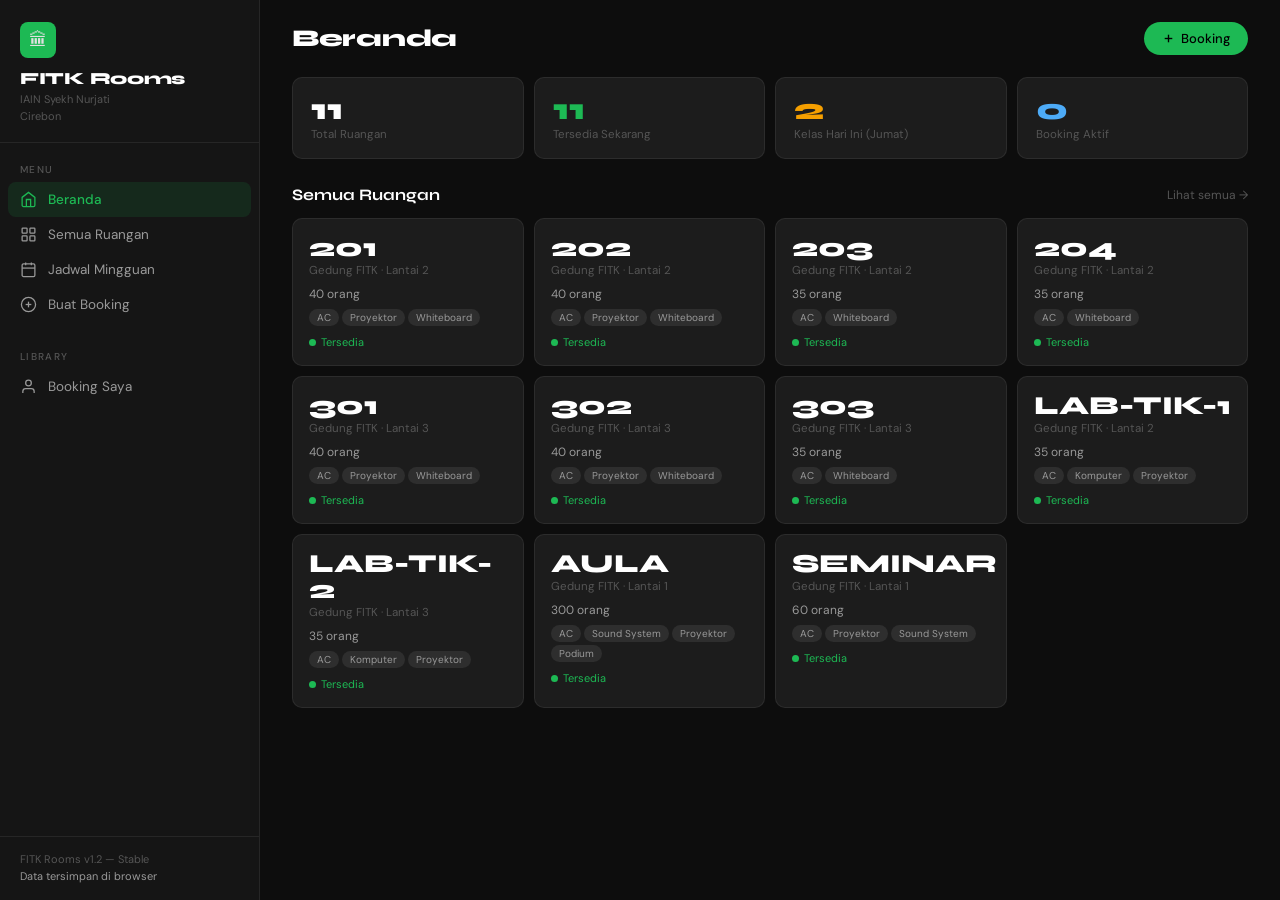
<file: MANAGE RUANG/fitk_rooms.html>
<!DOCTYPE html>
<html lang="id">
<head>
<meta charset="UTF-8">
<meta name="viewport" content="width=device-width, initial-scale=1.0">
<title>FITK Rooms — IAIN Syekh Nurjati</title>
<link href="https://fonts.googleapis.com/css2?family=Syne:wght@700;800&family=DM+Sans:wght@400;500&display=swap" rel="stylesheet">
<style>
*, *::before, *::after { box-sizing: border-box; margin: 0; padding: 0; }

:root {
  --bg: #0d0d0d;
  --surface: #151515;
  --card: #1c1c1c;
  --hover: #242424;
  --active: #2e2e2e;
  --green: #1DB954;
  --green-bright: #1ed760;
  --green-dim: rgba(29,185,84,0.12);
  --red: #e03131;
  --red-dim: rgba(224,49,49,0.12);
  --amber: #f59f00;
  --amber-dim: rgba(245,159,0,0.12);
  --blue: #4dabf7;
  --white: #ffffff;
  --t1: #e0e0e0;
  --t2: #999999;
  --t3: #555555;
  --border: rgba(255,255,255,0.07);
  --sidebar-w: 260px;
  --radius: 10px;
}

html, body { height: 100%; font-family: 'DM Sans', sans-serif; background: var(--bg); color: var(--t1); font-size: 14px; overflow: hidden; }

/* ── Layout ── */
#app { display: flex; height: 100vh; }

/* ── Sidebar ── */
#sidebar {
  width: var(--sidebar-w);
  min-width: var(--sidebar-w);
  background: var(--surface);
  border-right: 1px solid var(--border);
  display: flex;
  flex-direction: column;
  overflow-y: auto;
}
#sidebar::-webkit-scrollbar { width: 0; }

.logo-area { padding: 22px 20px 18px; border-bottom: 1px solid var(--border); }
.logo-icon { width: 36px; height: 36px; background: var(--green); border-radius: 8px; display: flex; align-items: center; justify-content: center; font-size: 18px; margin-bottom: 10px; }
.logo-title { font-family: 'Syne', sans-serif; font-size: 17px; font-weight: 800; color: var(--white); letter-spacing: -0.3px; }
.logo-sub { font-size: 11px; color: var(--t3); margin-top: 2px; line-height: 1.5; }

.nav-section { padding: 20px 20px 6px; font-size: 10px; font-weight: 500; text-transform: uppercase; letter-spacing: 1.3px; color: var(--t3); }
.nav-group { padding: 0 8px 8px; }

.nav-item {
  display: flex; align-items: center; gap: 11px;
  padding: 9px 12px; border-radius: 8px;
  cursor: pointer; color: var(--t2);
  transition: all 0.15s; font-size: 13.5px;
  user-select: none; line-height: 1;
}
.nav-item:hover { background: var(--hover); color: var(--white); }
.nav-item.active { background: var(--green-dim); color: var(--green); font-weight: 500; }
.nav-item svg { width: 17px; height: 17px; flex-shrink: 0; stroke-width: 1.8; }
.nav-badge { font-size: 10px; background: var(--green); color: #000; border-radius: 20px; padding: 1px 7px; font-weight: 700; margin-left: auto; display: none; }

.sidebar-footer { margin-top: auto; padding: 14px 20px; border-top: 1px solid var(--border); font-size: 11px; color: var(--t3); line-height: 1.6; }

/* ── Main ── */
#main { flex: 1; display: flex; flex-direction: column; overflow: hidden; min-width: 0; }

#topbar { display: flex; align-items: center; gap: 14px; padding: 22px 32px 0; flex-shrink: 0; }
#page-title { font-family: 'Syne', sans-serif; font-size: 24px; font-weight: 800; color: var(--white); flex: 1; letter-spacing: -0.3px; }

#content { flex: 1; overflow-y: auto; padding: 22px 32px 48px; }
#content::-webkit-scrollbar { width: 6px; }
#content::-webkit-scrollbar-thumb { background: var(--active); border-radius: 20px; }

/* ── Pages ── */
.page { display: none; }
.page.active { display: block; animation: fadeIn 0.2s ease; }
@keyframes fadeIn { from { opacity: 0; transform: translateY(6px); } to { opacity: 1; transform: none; } }

/* ── Buttons ── */
.btn {
  display: inline-flex; align-items: center; gap: 6px;
  padding: 8px 18px; border-radius: 22px; font-size: 13px;
  font-weight: 500; cursor: pointer; border: none;
  transition: all 0.15s; font-family: 'DM Sans', sans-serif;
  white-space: nowrap;
}
.btn-green { background: var(--green); color: #000; }
.btn-green:hover { background: var(--green-bright); }
.btn-outline { background: transparent; border: 1px solid var(--border); color: var(--t2); }
.btn-outline:hover { background: var(--hover); color: var(--white); border-color: var(--t3); }
.btn-red { background: var(--red-dim); color: var(--red); border: 1px solid rgba(224,49,49,0.2); }
.btn-red:hover { background: rgba(224,49,49,0.22); }
.btn-sm { padding: 5px 13px; font-size: 12px; }

/* ── Search ── */
.search-wrap { position: relative; }
.search-wrap svg { position: absolute; left: 11px; top: 50%; transform: translateY(-50%); color: var(--t3); width: 15px; height: 15px; pointer-events: none; stroke-width: 2; }
.search-wrap input { background: var(--card); border: 1px solid var(--border); border-radius: 22px; padding: 8px 16px 8px 34px; color: var(--t1); font-size: 13px; outline: none; width: 210px; transition: border 0.15s; font-family: 'DM Sans', sans-serif; }
.search-wrap input:focus { border-color: var(--t3); }

/* ── Stats ── */
.stat-grid { display: grid; grid-template-columns: repeat(4, 1fr); gap: 10px; margin-bottom: 26px; }
.stat-card { background: var(--card); border: 1px solid var(--border); border-radius: var(--radius); padding: 16px 18px; }
.stat-num { font-family: 'Syne', sans-serif; font-size: 30px; font-weight: 800; line-height: 1; color: var(--white); }
.stat-label { font-size: 11.5px; color: var(--t3); margin-top: 3px; }
.stat-card.green .stat-num { color: var(--green); }
.stat-card.amber .stat-num { color: var(--amber); }
.stat-card.blue .stat-num { color: var(--blue); }

/* ── Section header ── */
.sec-header { display: flex; align-items: center; justify-content: space-between; margin-bottom: 14px; margin-top: 26px; }
.sec-header:first-child { margin-top: 0; }
.sec-title { font-family: 'Syne', sans-serif; font-size: 16px; font-weight: 700; color: var(--white); }
.sec-link { font-size: 12px; color: var(--t3); cursor: pointer; transition: 0.15s; }
.sec-link:hover { color: var(--green); }

/* ── Room grid ── */
.room-grid { display: grid; grid-template-columns: repeat(auto-fill, minmax(185px, 1fr)); gap: 10px; }
.room-card {
  background: var(--card); border: 1px solid var(--border);
  border-radius: var(--radius); padding: 16px;
  cursor: pointer; transition: all 0.18s;
  position: relative; overflow: hidden;
}
.room-card::after {
  content: ''; position: absolute; top: 0; left: 0; right: 0; height: 3px;
  background: var(--green); opacity: 0; transition: opacity 0.2s;
}
.room-card:hover { background: var(--hover); border-color: var(--t3); transform: translateY(-2px); }
.room-card:hover::after { opacity: 0.5; }
.room-card.occupied::after { background: var(--red); opacity: 0.9; }
.room-card.booked::after { background: var(--amber); opacity: 0.9; }
.room-num { font-family: 'Syne', sans-serif; font-size: 26px; font-weight: 800; color: var(--white); line-height: 1; }
.room-meta { font-size: 11.5px; color: var(--t3); margin-top: 2px; }
.room-cap { font-size: 12px; color: var(--t2); margin-top: 8px; }
.room-tags { display: flex; flex-wrap: wrap; gap: 3px; margin-top: 7px; }
.tag { font-size: 10px; background: var(--active); color: var(--t2); border-radius: 20px; padding: 2px 8px; }
.status-dot { display: flex; align-items: center; gap: 5px; font-size: 11px; margin-top: 9px; }
.dot { width: 7px; height: 7px; border-radius: 50%; flex-shrink: 0; }
.dot-green { background: var(--green); }
.dot-red { background: var(--red); }
.dot-amber { background: var(--amber); }

/* ── Now strip ── */
.now-strip { display: flex; gap: 8px; overflow-x: auto; padding-bottom: 6px; margin-bottom: 4px; }
.now-strip::-webkit-scrollbar { height: 3px; }
.now-strip::-webkit-scrollbar-thumb { background: var(--active); border-radius: 20px; }
.now-card {
  background: var(--card); border: 1px solid var(--border);
  border-left: 3px solid var(--red); border-radius: var(--radius);
  padding: 12px 14px; min-width: 175px; flex-shrink: 0;
}
.now-card.booked { border-left-color: var(--amber); }
.now-card-room { font-family: 'Syne', sans-serif; font-size: 17px; font-weight: 700; color: var(--white); }
.now-card-info { font-size: 11px; color: var(--t3); margin-top: 2px; line-height: 1.5; }

/* ── Filter chips ── */
.filter-bar { display: flex; gap: 6px; margin-bottom: 18px; flex-wrap: wrap; }
.chip {
  font-size: 12px; padding: 5px 13px; border-radius: 20px;
  border: 1px solid var(--border); background: var(--card);
  color: var(--t2); cursor: pointer; transition: 0.15s;
}
.chip:hover, .chip.active { background: var(--green-dim); border-color: var(--green); color: var(--green); }

/* ── Schedule selector ── */
.sched-controls { display: flex; gap: 10px; margin-bottom: 18px; align-items: center; flex-wrap: wrap; }
.sched-controls label { font-size: 12px; color: var(--t3); }
select.select-field {
  background: var(--card); border: 1px solid var(--border); border-radius: 8px;
  padding: 7px 12px; color: var(--t1); font-size: 13px;
  outline: none; font-family: 'DM Sans', sans-serif; cursor: pointer;
}
select.select-field:focus { border-color: var(--green); }
select.select-field option { background: var(--surface); }

/* ── Table ── */
.data-table { width: 100%; border-collapse: collapse; border: 1px solid var(--border); border-radius: var(--radius); overflow: hidden; }
.data-table th { background: var(--surface); padding: 9px 14px; text-align: left; font-size: 11px; font-weight: 500; color: var(--t3); text-transform: uppercase; letter-spacing: 0.8px; border-bottom: 1px solid var(--border); }
.data-table td { padding: 11px 14px; border-bottom: 1px solid var(--border); vertical-align: top; font-size: 13px; }
.data-table tr:last-child td { border-bottom: none; }
.data-table tr:hover td { background: var(--hover); }
.badge-green { font-size: 10.5px; background: var(--green-dim); color: var(--green); border-radius: 20px; padding: 2px 8px; font-weight: 500; display: inline-block; }
.badge-amber { font-size: 10.5px; background: var(--amber-dim); color: var(--amber); border-radius: 20px; padding: 2px 8px; font-weight: 500; display: inline-block; }
.td-main { font-size: 12px; color: var(--t2); }
.td-sub { font-size: 11.5px; color: var(--t3); margin-top: 2px; }

/* ── Form ── */
.form-card { background: var(--card); border: 1px solid var(--border); border-radius: var(--radius); padding: 24px; max-width: 580px; }
.form-grid { display: grid; grid-template-columns: 1fr 1fr; gap: 14px; }
.form-group { display: flex; flex-direction: column; gap: 5px; }
.form-group.full { grid-column: 1 / -1; }
.form-label { font-size: 12px; color: var(--t3); font-weight: 500; }
.form-input {
  background: var(--surface); border: 1px solid var(--border); border-radius: 8px;
  padding: 9px 13px; color: var(--t1); font-size: 13.5px;
  outline: none; transition: border 0.15s; font-family: 'DM Sans', sans-serif; width: 100%;
}
.form-input:focus { border-color: var(--green); }
.form-input::placeholder { color: var(--t3); }
.form-input[readonly] { color: var(--t3); cursor: default; }
.form-error { font-size: 13px; color: var(--red); margin-top: 10px; display: none; padding: 10px 14px; background: var(--red-dim); border-radius: 8px; border: 1px solid rgba(224,49,49,0.2); }

/* ── Booking list ── */
.booking-item {
  background: var(--card); border: 1px solid var(--border); border-radius: var(--radius);
  padding: 16px 18px; display: flex; align-items: flex-start; gap: 14px;
  margin-bottom: 8px; transition: border 0.15s;
}
.booking-item:hover { border-color: var(--t3); }
.booking-room { font-family: 'Syne', sans-serif; font-size: 20px; font-weight: 800; color: var(--white); min-width: 64px; padding-top: 2px; }
.booking-info { flex: 1; min-width: 0; }
.booking-id { font-size: 10.5px; background: var(--active); border-radius: 20px; padding: 2px 9px; color: var(--t2); display: inline-block; margin-bottom: 4px; }
.booking-title { font-size: 13.5px; font-weight: 500; color: var(--t1); margin-bottom: 3px; }
.booking-meta { font-size: 12px; color: var(--t3); line-height: 1.7; }
.booking-actions { display: flex; flex-direction: column; gap: 6px; align-items: flex-end; flex-shrink: 0; }
.status-pill { font-size: 11px; padding: 3px 10px; border-radius: 20px; font-weight: 500; }
.status-pill.aktif { background: var(--green-dim); color: var(--green); }
.status-pill.batal { background: var(--active); color: var(--t3); }

/* ── Modal ── */
#overlay {
  position: fixed; inset: 0; background: rgba(0,0,0,0.75);
  z-index: 100; display: none; align-items: center; justify-content: center;
  backdrop-filter: blur(6px);
}
#overlay.open { display: flex; }
.modal {
  background: var(--surface); border: 1px solid var(--border); border-radius: 14px;
  padding: 26px; width: 90%; max-width: 500px; max-height: 82vh;
  overflow-y: auto; position: relative;
}
.modal::-webkit-scrollbar { width: 4px; }
.modal::-webkit-scrollbar-thumb { background: var(--active); border-radius: 20px; }
.modal-close {
  position: absolute; top: 14px; right: 14px;
  background: var(--hover); border: none; color: var(--t2);
  width: 28px; height: 28px; border-radius: 50%; cursor: pointer;
  font-size: 15px; display: flex; align-items: center; justify-content: center;
  transition: 0.15s;
}
.modal-close:hover { background: var(--active); color: var(--white); }
.modal-title { font-family: 'Syne', sans-serif; font-size: 19px; font-weight: 700; color: var(--white); margin-bottom: 2px; }
.modal-sub { font-size: 12.5px; color: var(--t3); margin-bottom: 18px; }
.modal-section { font-size: 12px; font-weight: 500; color: var(--t2); text-transform: uppercase; letter-spacing: 0.8px; margin: 16px 0 8px; }
.modal-row { display: grid; grid-template-columns: 1fr 1fr 1fr; gap: 12px; margin-bottom: 14px; }
.modal-field-label { font-size: 10.5px; color: var(--t3); text-transform: uppercase; letter-spacing: 0.7px; margin-bottom: 2px; }
.modal-field-val { font-size: 13.5px; color: var(--t1); }
.chip-row { display: flex; flex-wrap: wrap; gap: 5px; }
.chip-small { font-size: 11px; background: var(--active); color: var(--t2); border-radius: 20px; padding: 3px 10px; }
.sched-entry { padding: 8px 0; border-bottom: 1px solid var(--border); }
.sched-entry:last-child { border-bottom: none; }
.sched-header { display: flex; gap: 7px; align-items: center; margin-bottom: 3px; }
.sched-day { font-size: 11px; background: var(--active); color: var(--t2); padding: 2px 8px; border-radius: 20px; }
.sched-time { font-size: 12px; color: var(--t2); }
.sched-name { font-size: 13px; color: var(--t1); }
.sched-detail { font-size: 11.5px; color: var(--t3); }
hr.divider { border: none; border-top: 1px solid var(--border); margin: 16px 0; }

/* ── Toast ── */
#toast-container { position: fixed; bottom: 22px; right: 22px; z-index: 200; display: flex; flex-direction: column; gap: 7px; pointer-events: none; }
.toast {
  background: var(--surface); border: 1px solid var(--border); border-radius: 8px;
  padding: 11px 16px; font-size: 13px; color: var(--t1);
  animation: toastIn 0.22s ease; pointer-events: all;
  max-width: 300px; box-shadow: 0 6px 24px rgba(0,0,0,0.5);
}
.toast.green { border-color: rgba(29,185,84,0.35); background: rgba(29,185,84,0.1); color: var(--green); }
.toast.red { border-color: rgba(224,49,49,0.35); background: rgba(224,49,49,0.1); color: var(--red); }
.toast.out { animation: toastOut 0.22s ease forwards; }
@keyframes toastIn { from { opacity: 0; transform: translateX(14px); } to { opacity: 1; transform: none; } }
@keyframes toastOut { to { opacity: 0; transform: translateX(14px); } }

/* ── Empty state ── */
.empty-state { text-align: center; padding: 52px 20px; color: var(--t3); }
.empty-icon { font-size: 36px; margin-bottom: 10px; opacity: 0.35; }
</style>
</head>
<body>

<div id="app">

  <!-- ── Sidebar ── -->
  <div id="sidebar">
    <div class="logo-area">
      <div class="logo-icon">🏛</div>
      <div class="logo-title">FITK Rooms</div>
      <div class="logo-sub">IAIN Syekh Nurjati<br>Cirebon</div>
    </div>

    <div class="nav-section">Menu</div>
    <div class="nav-group">
      <div class="nav-item active" id="nav-home" onclick="goTo('home')">
        <svg viewBox="0 0 24 24" fill="none" stroke="currentColor"><path d="M3 9l9-7 9 7v11a2 2 0 01-2 2H5a2 2 0 01-2-2z"/><polyline points="9 22 9 12 15 12 15 22"/></svg>
        Beranda
      </div>
      <div class="nav-item" id="nav-rooms" onclick="goTo('rooms')">
        <svg viewBox="0 0 24 24" fill="none" stroke="currentColor"><rect x="3" y="3" width="7" height="7" rx="1"/><rect x="14" y="3" width="7" height="7" rx="1"/><rect x="3" y="14" width="7" height="7" rx="1"/><rect x="14" y="14" width="7" height="7" rx="1"/></svg>
        Semua Ruangan
      </div>
      <div class="nav-item" id="nav-jadwal" onclick="goTo('jadwal')">
        <svg viewBox="0 0 24 24" fill="none" stroke="currentColor"><rect x="3" y="4" width="18" height="18" rx="2"/><line x1="16" y1="2" x2="16" y2="6"/><line x1="8" y1="2" x2="8" y2="6"/><line x1="3" y1="10" x2="21" y2="10"/></svg>
        Jadwal Mingguan
      </div>
      <div class="nav-item" id="nav-booking" onclick="goTo('booking')">
        <svg viewBox="0 0 24 24" fill="none" stroke="currentColor"><circle cx="12" cy="12" r="10"/><line x1="12" y1="8" x2="12" y2="16"/><line x1="8" y1="12" x2="16" y2="12"/></svg>
        Buat Booking
      </div>
    </div>

    <div class="nav-section">Library</div>
    <div class="nav-group">
      <div class="nav-item" id="nav-mybookings" onclick="goTo('mybookings')">
        <svg viewBox="0 0 24 24" fill="none" stroke="currentColor"><path d="M20 21v-2a4 4 0 00-4-4H8a4 4 0 00-4 4v2"/><circle cx="12" cy="7" r="4"/></svg>
        Booking Saya
        <span class="nav-badge" id="booking-badge">0</span>
      </div>
    </div>

    <div class="sidebar-footer">
      FITK Rooms v1.2 — Stable<br>
      <span style="color: var(--t2)">Data tersimpan di browser</span>
    </div>
  </div>

  <!-- ── Main ── -->
  <div id="main">
    <div id="topbar">
      <div id="page-title">Beranda</div>
      <div class="search-wrap" id="search-area" style="display:none">
        <svg viewBox="0 0 24 24" fill="none" stroke="currentColor"><circle cx="11" cy="11" r="8"/><path d="m21 21-4.35-4.35"/></svg>
        <input type="text" id="search-input" placeholder="Cari ruangan..." oninput="doSearch()">
      </div>
      <button class="btn btn-green" onclick="goTo('booking')">
        <svg width="13" height="13" viewBox="0 0 24 24" fill="none" stroke="currentColor" stroke-width="2.5"><line x1="12" y1="5" x2="12" y2="19"/><line x1="5" y1="12" x2="19" y2="12"/></svg>
        Booking
      </button>
    </div>

    <div id="content">

      <!-- PAGE: Beranda -->
      <div class="page active" id="page-home">
        <div class="stat-grid" id="stat-grid"></div>
        <div id="now-occupied"></div>
        <div class="sec-header">
          <span class="sec-title">Semua Ruangan</span>
          <span class="sec-link" onclick="goTo('rooms')">Lihat semua →</span>
        </div>
        <div class="room-grid" id="home-rooms"></div>
      </div>

      <!-- PAGE: Semua Ruangan -->
      <div class="page" id="page-rooms">
        <div class="filter-bar" id="room-filter-bar"></div>
        <div class="room-grid" id="all-rooms"></div>
      </div>

      <!-- PAGE: Jadwal Mingguan -->
      <div class="page" id="page-jadwal">
        <div class="sched-controls">
          <label>Ruangan</label>
          <select class="select-field" id="sched-room" onchange="renderSchedule()"></select>
          <label>Hari</label>
          <select class="select-field" id="sched-day" onchange="renderSchedule()">
            <option value="">Semua Hari</option>
            <option>Senin</option><option>Selasa</option><option>Rabu</option>
            <option>Kamis</option><option>Jumat</option><option>Sabtu</option>
          </select>
        </div>
        <div id="schedule-table"></div>
      </div>

      <!-- PAGE: Buat Booking -->
      <div class="page" id="page-booking">
        <div class="form-card">
          <div class="form-grid">
            <div class="form-group full">
              <label class="form-label">Ruangan</label>
              <select class="form-input" id="form-room">
                <option value="">— Pilih ruangan —</option>
              </select>
            </div>
            <div class="form-group full">
              <label class="form-label">Nama Peminjam / Organisasi</label>
              <input class="form-input" id="form-name" type="text" placeholder="Contoh: BEM FITK">
            </div>
            <div class="form-group full">
              <label class="form-label">Keperluan / Nama Kegiatan</label>
              <input class="form-input" id="form-purpose" type="text" placeholder="Contoh: Rapat Proker Semester">
            </div>
            <div class="form-group">
              <label class="form-label">Tanggal</label>
              <input class="form-input" id="form-date" type="date">
            </div>
            <div class="form-group">
              <label class="form-label">Hari</label>
              <input class="form-input" id="form-day-display" type="text" readonly placeholder="Otomatis terisi">
            </div>
            <div class="form-group">
              <label class="form-label">Jam Mulai</label>
              <input class="form-input" id="form-start" type="time" value="09:00">
            </div>
            <div class="form-group">
              <label class="form-label">Jam Selesai</label>
              <input class="form-input" id="form-end" type="time" value="11:00">
            </div>
          </div>
          <div class="form-error" id="form-error"></div>
          <div style="display:flex; gap:10px; margin-top:18px;">
            <button class="btn btn-green" onclick="submitBooking()">Konfirmasi Booking</button>
            <button class="btn btn-outline" onclick="resetForm()">Reset</button>
          </div>
        </div>
      </div>

      <!-- PAGE: Booking Saya -->
      <div class="page" id="page-mybookings">
        <div class="filter-bar">
          <div class="chip active" id="bkchip-aktif" onclick="setBookingFilter('aktif', this)">Aktif</div>
          <div class="chip" id="bkchip-dibatalkan" onclick="setBookingFilter('dibatalkan', this)">Dibatalkan</div>
          <div class="chip" id="bkchip-all" onclick="setBookingFilter('all', this)">Semua</div>
        </div>
        <div id="my-bookings-list"></div>
      </div>

    </div>
  </div>
</div>

<!-- ── Modal ── -->
<div id="overlay" onclick="if(event.target===this) closeModal()">
  <div class="modal" id="modal-content"></div>
</div>

<!-- ── Toasts ── -->
<div id="toast-container"></div>

<script>
// ============================================================
// DATA
// ============================================================

var ROOMS = {
  '201':      { lantai: 2, kapasitas: 40,  fasilitas: ['AC', 'Proyektor', 'Whiteboard'], gedung: 'FITK' },
  '202':      { lantai: 2, kapasitas: 40,  fasilitas: ['AC', 'Proyektor', 'Whiteboard'], gedung: 'FITK' },
  '203':      { lantai: 2, kapasitas: 35,  fasilitas: ['AC', 'Whiteboard'],              gedung: 'FITK' },
  '204':      { lantai: 2, kapasitas: 35,  fasilitas: ['AC', 'Whiteboard'],              gedung: 'FITK' },
  '301':      { lantai: 3, kapasitas: 40,  fasilitas: ['AC', 'Proyektor', 'Whiteboard'], gedung: 'FITK' },
  '302':      { lantai: 3, kapasitas: 40,  fasilitas: ['AC', 'Proyektor', 'Whiteboard'], gedung: 'FITK' },
  '303':      { lantai: 3, kapasitas: 35,  fasilitas: ['AC', 'Whiteboard'],              gedung: 'FITK' },
  'LAB-TIK-1':{ lantai: 2, kapasitas: 35, fasilitas: ['AC', 'Komputer', 'Proyektor'],   gedung: 'FITK' },
  'LAB-TIK-2':{ lantai: 3, kapasitas: 35, fasilitas: ['AC', 'Komputer', 'Proyektor'],   gedung: 'FITK' },
  'AULA':     { lantai: 1, kapasitas: 300, fasilitas: ['AC', 'Sound System', 'Proyektor', 'Podium'], gedung: 'FITK' },
  'SEMINAR':  { lantai: 1, kapasitas: 60,  fasilitas: ['AC', 'Proyektor', 'Sound System'], gedung: 'FITK' }
};

var SCHEDULES = [
  { id:'JT001', ruangan:'201',       matkul:'Pemrograman Web',            kelas:'TIF-3A', dosen:'Dr. H. Arif Firdaus, M.Kom',      hari:'Senin',  jam_mulai:'07:30', sks:3 },
  { id:'JT002', ruangan:'202',       matkul:'Basis Data',                 kelas:'TIF-2B', dosen:'Ratna Dewi, M.T',                 hari:'Senin',  jam_mulai:'07:30', sks:3 },
  { id:'JT003', ruangan:'301',       matkul:'Sistem Operasi',             kelas:'TIF-2A', dosen:'Muhamad Ichsan, M.Kom',           hari:'Senin',  jam_mulai:'10:00', sks:3 },
  { id:'JT004', ruangan:'LAB-TIK-1', matkul:'Praktikum Basis Data',       kelas:'TIF-2B', dosen:'Ratna Dewi, M.T',                 hari:'Senin',  jam_mulai:'13:00', sks:2 },
  { id:'JT005', ruangan:'201',       matkul:'Kecerdasan Buatan',          kelas:'TIF-4A', dosen:'Prof. Dr. Toto Sugiarto, M.Pd',  hari:'Selasa', jam_mulai:'07:30', sks:3 },
  { id:'JT006', ruangan:'203',       matkul:'Jaringan Komputer',          kelas:'TIF-3B', dosen:'Ade Kurniawan, M.T',              hari:'Selasa', jam_mulai:'09:50', sks:3 },
  { id:'JT007', ruangan:'302',       matkul:'Algoritma & Pemrograman',    kelas:'TIF-1A', dosen:'Neng Siti Fauziah, M.Kom',        hari:'Selasa', jam_mulai:'13:00', sks:3 },
  { id:'JT008', ruangan:'LAB-TIK-2', matkul:'Praktikum Jaringan',         kelas:'TIF-3B', dosen:'Ade Kurniawan, M.T',              hari:'Selasa', jam_mulai:'07:30', sks:2 },
  { id:'JT009', ruangan:'202',       matkul:'Rekayasa Perangkat Lunak',   kelas:'TIF-3A', dosen:'Dr. H. Arif Firdaus, M.Kom',     hari:'Rabu',   jam_mulai:'07:30', sks:3 },
  { id:'JT010', ruangan:'301',       matkul:'Matematika Diskrit',         kelas:'TIF-1B', dosen:'Hendra Permana, M.Si',            hari:'Rabu',   jam_mulai:'10:00', sks:2 },
  { id:'JT011', ruangan:'204',       matkul:'Interaksi Manusia Komputer', kelas:'TIF-3B', dosen:'Neng Siti Fauziah, M.Kom',        hari:'Rabu',   jam_mulai:'13:00', sks:3 },
  { id:'JT012', ruangan:'201',       matkul:'Data Mining',                kelas:'TIF-4B', dosen:'Prof. Dr. Toto Sugiarto, M.Pd',  hari:'Kamis',  jam_mulai:'07:30', sks:3 },
  { id:'JT013', ruangan:'303',       matkul:'Pemrograman Mobile',         kelas:'TIF-4A', dosen:'Muhamad Ichsan, M.Kom',           hari:'Kamis',  jam_mulai:'10:00', sks:3 },
  { id:'JT014', ruangan:'LAB-TIK-1', matkul:'Praktikum RPL',              kelas:'TIF-3A', dosen:'Dr. H. Arif Firdaus, M.Kom',     hari:'Kamis',  jam_mulai:'13:00', sks:2 },
  { id:'JT015', ruangan:'302',       matkul:'Etika Profesi IT',           kelas:'TIF-4B', dosen:'Hendra Permana, M.Si',            hari:'Jumat',  jam_mulai:'07:30', sks:2 },
  { id:'JT016', ruangan:'204',       matkul:'Kapita Selekta',             kelas:'TIF-4A', dosen:'Ratna Dewi, M.T',                 hari:'Jumat',  jam_mulai:'09:00', sks:2 }
];

var DAY_EN_TO_ID = {
  Monday:'Senin', Tuesday:'Selasa', Wednesday:'Rabu',
  Thursday:'Kamis', Friday:'Jumat', Saturday:'Sabtu', Sunday:'Minggu'
};
var DAY_ORDER = { Senin:0, Selasa:1, Rabu:2, Kamis:3, Jumat:4, Sabtu:5, Minggu:6 };

// ============================================================
// STATE
// ============================================================
var currentPage = 'home';
var roomFilterActive = 'all';
var bookingFilterActive = 'aktif';

// ============================================================
// STORAGE
// ============================================================
function getBookings() {
  try { return JSON.parse(localStorage.getItem('fitk_bookings') || '[]'); }
  catch(e) { return []; }
}
function saveBookings(data) {
  localStorage.setItem('fitk_bookings', JSON.stringify(data));
}

// ============================================================
// TIME HELPERS
// ============================================================
function parseMinutes(timeStr) {
  var parts = timeStr.split(':');
  return parseInt(parts[0]) * 60 + parseInt(parts[1]);
}
function formatTime(totalMinutes) {
  var h = Math.floor(totalMinutes / 60);
  var m = totalMinutes % 60;
  return String(h).padStart(2,'0') + ':' + String(m).padStart(2,'0');
}
function getEndTime(startTime, sks) {
  return formatTime(parseMinutes(startTime) + sks * 50);
}
function getDayFromDate(dateStr) {
  if (!dateStr) return '';
  var d = new Date(dateStr + 'T12:00:00');
  return DAY_EN_TO_ID[d.toLocaleDateString('en-US', { weekday: 'long' })] || '';
}
function getCurrentDay() {
  return DAY_EN_TO_ID[new Date().toLocaleDateString('en-US', { weekday: 'long' })] || '';
}
function getCurrentTime() {
  var n = new Date();
  return String(n.getHours()).padStart(2,'0') + ':' + String(n.getMinutes()).padStart(2,'0');
}
function getTodayStr() {
  var n = new Date();
  return n.getFullYear() + '-' + String(n.getMonth()+1).padStart(2,'0') + '-' + String(n.getDate()).padStart(2,'0');
}

// ============================================================
// ROOM STATUS
// ============================================================
function getRoomStatus(roomId, day, time) {
  if (!day) return { status: 'available' };
  var t = parseMinutes(time);
  for (var i = 0; i < SCHEDULES.length; i++) {
    var s = SCHEDULES[i];
    if (s.ruangan !== roomId || s.hari !== day) continue;
    var start = parseMinutes(s.jam_mulai);
    var end = start + s.sks * 50;
    if (t >= start && t < end) return { status: 'occupied', detail: s };
  }
  var today = getTodayStr();
  var bookings = getBookings();
  for (var j = 0; j < bookings.length; j++) {
    var b = bookings[j];
    if (b.ruangan !== roomId || b.tanggal !== today || b.status !== 'aktif') continue;
    var bStart = parseMinutes(b.jam_mulai);
    var bEnd = parseMinutes(b.jam_selesai);
    if (t >= bStart && t < bEnd) return { status: 'booked', detail: b };
  }
  return { status: 'available' };
}

// ============================================================
// CONFLICT CHECK
// ============================================================
function checkConflict(roomId, date, startTime, endTime) {
  var day = getDayFromDate(date);
  var t1 = parseMinutes(startTime);
  var t2 = parseMinutes(endTime);
  if (t1 >= t2) return { conflict: true, msg: 'Jam mulai harus lebih awal dari jam selesai.' };
  for (var i = 0; i < SCHEDULES.length; i++) {
    var s = SCHEDULES[i];
    if (s.ruangan !== roomId || s.hari !== day) continue;
    var sStart = parseMinutes(s.jam_mulai);
    var sEnd = sStart + s.sks * 50;
    if (t1 < sEnd && t2 > sStart) {
      return { conflict: true, msg: 'Bentrok jadwal tetap: ' + s.matkul + ' (' + s.kelas + ') ' + day + ' ' + s.jam_mulai + '\u2013' + formatTime(sEnd) };
    }
  }
  var bookings = getBookings();
  for (var j = 0; j < bookings.length; j++) {
    var b = bookings[j];
    if (b.ruangan !== roomId || b.tanggal !== date || b.status !== 'aktif') continue;
    var bStart = parseMinutes(b.jam_mulai);
    var bEnd = parseMinutes(b.jam_selesai);
    if (t1 < bEnd && t2 > bStart) {
      return { conflict: true, msg: 'Bentrok booking aktif: \u201c' + b.keperluan + '\u201d oleh ' + b.peminjam + ' (' + b.jam_mulai + '\u2013' + b.jam_selesai + ')' };
    }
  }
  return { conflict: false };
}

// ============================================================
// NAVIGATION
// ============================================================
var PAGE_TITLES = {
  home: 'Beranda',
  rooms: 'Semua Ruangan',
  jadwal: 'Jadwal Mingguan',
  booking: 'Buat Booking',
  mybookings: 'Booking Saya'
};

function goTo(page) {
  currentPage = page;
  document.querySelectorAll('.page').forEach(function(p) { p.classList.remove('active'); });
  document.querySelectorAll('.nav-item').forEach(function(n) { n.classList.remove('active'); });
  var pageEl = document.getElementById('page-' + page);
  if (pageEl) pageEl.classList.add('active');
  var navEl = document.getElementById('nav-' + page);
  if (navEl) navEl.classList.add('active');
  document.getElementById('page-title').textContent = PAGE_TITLES[page] || '';
  document.getElementById('search-area').style.display = (page === 'rooms') ? '' : 'none';
  if (page === 'home')       renderHome();
  if (page === 'rooms')      renderRoomsPage();
  if (page === 'jadwal')     renderJadwalPage();
  if (page === 'booking')    setupBookingForm();
  if (page === 'mybookings') renderMyBookings();
  updateBadge();
}

// ============================================================
// BADGE
// ============================================================
function updateBadge() {
  var count = getBookings().filter(function(b) { return b.status === 'aktif'; }).length;
  var badge = document.getElementById('booking-badge');
  badge.style.display = count > 0 ? '' : 'none';
  badge.textContent = count;
}

// ============================================================
// TOAST
// ============================================================
function showToast(msg, type) {
  var el = document.createElement('div');
  el.className = 'toast' + (type ? ' ' + type : '');
  el.textContent = msg;
  document.getElementById('toast-container').appendChild(el);
  setTimeout(function() {
    el.classList.add('out');
    setTimeout(function() { if (el.parentNode) el.parentNode.removeChild(el); }, 250);
  }, 3200);
}

// ============================================================
// MODAL
// ============================================================
function openModal(html) {
  document.getElementById('modal-content').innerHTML = html;
  document.getElementById('overlay').classList.add('open');
}
function closeModal() {
  document.getElementById('overlay').classList.remove('open');
}

// ============================================================
// STATUS LABEL HTML
// ============================================================
function statusHTML(status) {
  if (status === 'occupied') return '<div class="status-dot"><span class="dot dot-red"></span><span style="color:var(--red)">Sedang terpakai</span></div>';
  if (status === 'booked')   return '<div class="status-dot"><span class="dot dot-amber"></span><span style="color:var(--amber)">Ada booking</span></div>';
  return '<div class="status-dot"><span class="dot dot-green"></span><span style="color:var(--green)">Tersedia</span></div>';
}

// ============================================================
// ROOM CARD HTML
// ============================================================
function roomCardHTML(id, day, time) {
  var info = ROOMS[id];
  var st = getRoomStatus(id, day, time);
  var tags = info.fasilitas.map(function(f) { return '<span class="tag">' + f + '</span>'; }).join('');
  return '<div class="room-card ' + st.status + '" onclick="openRoomModal(\'' + id + '\')">' +
    '<div class="room-num">' + id + '</div>' +
    '<div class="room-meta">Gedung ' + info.gedung + ' &middot; Lantai ' + info.lantai + '</div>' +
    '<div class="room-cap">' + info.kapasitas + ' orang</div>' +
    '<div class="room-tags">' + tags + '</div>' +
    statusHTML(st.status) +
    '</div>';
}

// ============================================================
// HOME PAGE
// ============================================================
function renderHome() {
  var day = getCurrentDay();
  var time = getCurrentTime();
  var roomIds = Object.keys(ROOMS);
  var availCount = roomIds.filter(function(id) { return getRoomStatus(id, day, time).status === 'available'; }).length;
  var activeBookings = getBookings().filter(function(b) { return b.status === 'aktif'; }).length;
  var classesToday = SCHEDULES.filter(function(s) { return s.hari === day; }).length;

  document.getElementById('stat-grid').innerHTML =
    '<div class="stat-card"><div class="stat-num">' + roomIds.length + '</div><div class="stat-label">Total Ruangan</div></div>' +
    '<div class="stat-card green"><div class="stat-num">' + availCount + '</div><div class="stat-label">Tersedia Sekarang</div></div>' +
    '<div class="stat-card amber"><div class="stat-num">' + classesToday + '</div><div class="stat-label">Kelas Hari Ini' + (day ? ' (' + day + ')' : '') + '</div></div>' +
    '<div class="stat-card blue"><div class="stat-num">' + activeBookings + '</div><div class="stat-label">Booking Aktif</div></div>';

  var occupied = roomIds.map(function(id) { return { id: id, st: getRoomStatus(id, day, time) }; }).filter(function(x) { return x.st.status !== 'available'; });
  var nowHTML = '';
  if (occupied.length > 0) {
    var cards = occupied.map(function(x) {
      var d = x.st.detail;
      var info = x.st.status === 'occupied'
        ? d.matkul + '<br>' + d.kelas + ' &middot; ' + d.jam_mulai + '&ndash;' + getEndTime(d.jam_mulai, d.sks)
        : d.keperluan + '<br>' + d.peminjam;
      return '<div class="now-card ' + (x.st.status === 'booked' ? 'booked' : '') + '">' +
        '<div class="now-card-room">' + x.id + '</div>' +
        '<div class="now-card-info">' + info + '</div></div>';
    }).join('');
    nowHTML = '<div class="sec-header"><span class="sec-title">&#128308; Sedang Terpakai</span><span style="font-size:12px;color:var(--t3)">' + (day || 'Weekend') + ' &middot; ' + time + '</span></div>' +
      '<div class="now-strip">' + cards + '</div>';
  }
  document.getElementById('now-occupied').innerHTML = nowHTML;
  document.getElementById('home-rooms').innerHTML = roomIds.map(function(id) { return roomCardHTML(id, day, time); }).join('');
}

// ============================================================
// ROOMS PAGE
// ============================================================
function renderRoomsPage() {
  var lantais = [];
  var seen = {};
  Object.values(ROOMS).forEach(function(r) { if (!seen[r.lantai]) { seen[r.lantai] = true; lantais.push(r.lantai); } });
  lantais.sort();

  var filterHTML = '<div class="chip active" onclick="setRoomFilter(\'all\', this)">Semua</div>' +
    lantais.map(function(l) { return '<div class="chip" onclick="setRoomFilter(\'lt' + l + '\', this)">Lantai ' + l + '</div>'; }).join('') +
    '<div class="chip" onclick="setRoomFilter(\'lab\', this)">Lab</div>' +
    '<div class="chip" onclick="setRoomFilter(\'avail\', this)">&#10003; Tersedia</div>';
  document.getElementById('room-filter-bar').innerHTML = filterHTML;
  renderFilteredRooms();
}

function setRoomFilter(filter, el) {
  roomFilterActive = filter;
  document.querySelectorAll('#room-filter-bar .chip').forEach(function(c) { c.classList.remove('active'); });
  el.classList.add('active');
  renderFilteredRooms();
}

function doSearch() {
  renderFilteredRooms();
}

function renderFilteredRooms() {
  var day = getCurrentDay();
  var time = getCurrentTime();
  var query = (document.getElementById('search-input') ? document.getElementById('search-input').value : '').toLowerCase().trim();
  var filtered = Object.keys(ROOMS).filter(function(id) {
    var info = ROOMS[id];
    var matchQuery = !query || id.toLowerCase().includes(query) || info.fasilitas.some(function(f) { return f.toLowerCase().includes(query); });
    var st = getRoomStatus(id, day, time).status;
    var matchFilter =
      roomFilterActive === 'all' ||
      (roomFilterActive === 'avail' && st === 'available') ||
      (roomFilterActive === 'lab' && id.startsWith('LAB')) ||
      (roomFilterActive === 'lt' + info.lantai);
    return matchQuery && matchFilter;
  });
  var grid = document.getElementById('all-rooms');
  if (!grid) return;
  if (filtered.length === 0) {
    grid.innerHTML = '<div class="empty-state"><div class="empty-icon">&#128269;</div><p>Tidak ada ruangan yang cocok.</p></div>';
  } else {
    grid.innerHTML = filtered.map(function(id) { return roomCardHTML(id, day, time); }).join('');
  }
}

// ============================================================
// ROOM MODAL
// ============================================================
function openRoomModal(id) {
  var info = ROOMS[id];
  var day = getCurrentDay();
  var time = getCurrentTime();
  var st = getRoomStatus(id, day, time);
  var statusColor = st.status === 'available' ? 'var(--green)' : st.status === 'occupied' ? 'var(--red)' : 'var(--amber)';
  var statusText = st.status === 'available' ? 'Tersedia' : st.status === 'occupied' ? 'Terpakai (Kelas)' : 'Ada Booking';

  var jt = SCHEDULES.filter(function(s) { return s.ruangan === id; }).sort(function(a, b) {
    return (DAY_ORDER[a.hari] || 0) - (DAY_ORDER[b.hari] || 0) || a.jam_mulai.localeCompare(b.jam_mulai);
  });
  var bk = getBookings().filter(function(b) { return b.ruangan === id && b.status === 'aktif'; }).sort(function(a, b) {
    return a.tanggal.localeCompare(b.tanggal);
  });

  var schedHTML = '';
  if (jt.length > 0) {
    schedHTML += '<div class="modal-section">Jadwal Tetap</div>';
    schedHTML += jt.map(function(j) {
      return '<div class="sched-entry">' +
        '<div class="sched-header"><span class="sched-day">' + j.hari + '</span><span class="sched-time">' + j.jam_mulai + '&ndash;' + getEndTime(j.jam_mulai, j.sks) + '</span><span class="badge-green">' + j.sks + ' SKS</span></div>' +
        '<div class="sched-name">' + j.matkul + '</div>' +
        '<div class="sched-detail">' + j.kelas + ' &middot; ' + j.dosen + '</div></div>';
    }).join('');
  }
  if (bk.length > 0) {
    schedHTML += '<div class="modal-section">Booking Aktif</div>';
    schedHTML += bk.map(function(b) {
      return '<div class="sched-entry">' +
        '<div class="sched-header"><span class="sched-day">' + getDayFromDate(b.tanggal) + ', ' + b.tanggal + '</span><span class="sched-time">' + b.jam_mulai + '&ndash;' + b.jam_selesai + '</span></div>' +
        '<div class="sched-name">' + b.keperluan + '</div>' +
        '<div class="sched-detail">' + b.peminjam + ' &middot; <span style="color:var(--amber)">' + b.id + '</span></div></div>';
    }).join('');
  }

  var html = '<button class="modal-close" onclick="closeModal()">&#10005;</button>' +
    '<div class="modal-title">Ruangan ' + id + '</div>' +
    '<div class="modal-sub">Gedung ' + info.gedung + ' &middot; Lantai ' + info.lantai + '</div>' +
    '<div class="modal-row">' +
      '<div><div class="modal-field-label">Kapasitas</div><div class="modal-field-val">' + info.kapasitas + ' orang</div></div>' +
      '<div><div class="modal-field-label">Lantai</div><div class="modal-field-val">Lantai ' + info.lantai + '</div></div>' +
      '<div><div class="modal-field-label">Status</div><div class="modal-field-val" style="color:' + statusColor + '">' + statusText + '</div></div>' +
    '</div>' +
    '<div class="modal-field-label" style="margin-bottom:6px">Fasilitas</div>' +
    '<div class="chip-row">' + info.fasilitas.map(function(f) { return '<span class="chip-small">' + f + '</span>'; }).join('') + '</div>' +
    (schedHTML ? '<hr class="divider">' + schedHTML : '') +
    '<hr class="divider">' +
    '<button class="btn btn-green" style="width:100%" onclick="bookFromModal(\'' + id + '\')">+ Booking Ruangan Ini</button>';

  openModal(html);
}

function bookFromModal(id) {
  closeModal();
  goTo('booking');
  setTimeout(function() {
    var sel = document.getElementById('form-room');
    if (sel) sel.value = id;
  }, 100);
}

// ============================================================
// JADWAL PAGE
// ============================================================
function renderJadwalPage() {
  var sel = document.getElementById('sched-room');
  if (sel.options.length === 0) {
    Object.keys(ROOMS).forEach(function(id) {
      var opt = document.createElement('option');
      opt.value = id;
      opt.textContent = 'Ruangan ' + id;
      sel.appendChild(opt);
    });
  }
  renderSchedule();
}

function renderSchedule() {
  var room = document.getElementById('sched-room').value;
  var day  = document.getElementById('sched-day').value;
  var jt = SCHEDULES.filter(function(j) {
    return j.ruangan === room && (!day || j.hari === day);
  }).sort(function(a, b) {
    return (DAY_ORDER[a.hari] || 0) - (DAY_ORDER[b.hari] || 0) || a.jam_mulai.localeCompare(b.jam_mulai);
  });
  var bk = getBookings().filter(function(b) {
    return b.ruangan === room && b.status === 'aktif' && (!day || getDayFromDate(b.tanggal) === day);
  }).sort(function(a, b) {
    return a.tanggal.localeCompare(b.tanggal) || a.jam_mulai.localeCompare(b.jam_mulai);
  });
  var container = document.getElementById('schedule-table');
  if (!jt.length && !bk.length) {
    container.innerHTML = '<div class="empty-state"><div class="empty-icon">&#128197;</div><p>Tidak ada jadwal untuk ruangan ' + room + (day ? ' pada ' + day : '') + '.</p></div>';
    return;
  }
  var rows = jt.map(function(j) {
    return '<tr><td style="color:var(--t1);font-weight:500">' + j.hari + '</td>' +
      '<td style="color:var(--t2)">' + j.jam_mulai + '&ndash;' + getEndTime(j.jam_mulai, j.sks) + '</td>' +
      '<td><div class="td-main">' + j.matkul + '</div><div class="td-sub">' + j.kelas + ' &middot; ' + j.sks + ' SKS</div></td>' +
      '<td><span class="badge-green">Jadwal Tetap</span><div class="td-sub" style="margin-top:4px">' + j.dosen + '</div></td></tr>';
  });
  rows = rows.concat(bk.map(function(b) {
    return '<tr><td style="color:var(--amber)">' + getDayFromDate(b.tanggal) + ', ' + b.tanggal + '</td>' +
      '<td style="color:var(--t2)">' + b.jam_mulai + '&ndash;' + b.jam_selesai + '</td>' +
      '<td><div class="td-main">' + b.keperluan + '</div><div class="td-sub">' + b.peminjam + '</div></td>' +
      '<td><span class="badge-amber">Booking</span><div class="td-sub" style="margin-top:4px">' + b.id + '</div></td></tr>';
  }));
  container.innerHTML = '<table class="data-table"><thead><tr><th>Hari / Tanggal</th><th>Waktu</th><th>Kegiatan</th><th>Keterangan</th></tr></thead><tbody>' + rows.join('') + '</tbody></table>';
}

// ============================================================
// BOOKING FORM
// ============================================================
function setupBookingForm() {
  var sel = document.getElementById('form-room');
  if (sel.options.length <= 1) {
    Object.keys(ROOMS).forEach(function(id) {
      var opt = document.createElement('option');
      opt.value = id;
      opt.textContent = id + ' \u2014 Lantai ' + ROOMS[id].lantai + ' (' + ROOMS[id].kapasitas + ' org)';
      sel.appendChild(opt);
    });
  }
  var dateInput = document.getElementById('form-date');
  dateInput.min = getTodayStr();
  dateInput.onchange = function() {
    document.getElementById('form-day-display').value = getDayFromDate(this.value) || '';
    document.getElementById('form-error').style.display = 'none';
  };
}

function resetForm() {
  document.getElementById('form-room').value = '';
  document.getElementById('form-name').value = '';
  document.getElementById('form-purpose').value = '';
  document.getElementById('form-date').value = '';
  document.getElementById('form-day-display').value = '';
  document.getElementById('form-start').value = '09:00';
  document.getElementById('form-end').value = '11:00';
  document.getElementById('form-error').style.display = 'none';
}

function submitBooking() {
  var room    = document.getElementById('form-room').value;
  var name    = document.getElementById('form-name').value.trim();
  var purpose = document.getElementById('form-purpose').value.trim();
  var date    = document.getElementById('form-date').value;
  var start   = document.getElementById('form-start').value;
  var end     = document.getElementById('form-end').value;
  var errEl   = document.getElementById('form-error');

  if (!room || !name || !purpose || !date || !start || !end) {
    errEl.textContent = 'Semua field wajib diisi.';
    errEl.style.display = 'block';
    return;
  }

  var check = checkConflict(room, date, start, end);
  if (check.conflict) {
    errEl.textContent = check.msg;
    errEl.style.display = 'block';
    return;
  }
  errEl.style.display = 'none';

  var bookings = getBookings();
  var existingIds = bookings.map(function(b) { return b.id; });
  var n = bookings.length + 1;
  while (existingIds.indexOf('BK' + String(n).padStart(3,'0')) !== -1) n++;
  var newId = 'BK' + String(n).padStart(3,'0');

  bookings.push({
    id: newId,
    ruangan: room,
    peminjam: name,
    keperluan: purpose,
    tanggal: date,
    jam_mulai: start,
    jam_selesai: end,
    tipe: 'sementara',
    status: 'aktif',
    dibuat_pada: new Date().toLocaleString('id-ID')
  });
  saveBookings(bookings);
  updateBadge();
  showToast('Booking ' + newId + ' berhasil disimpan!', 'green');
  resetForm();
  setTimeout(function() { goTo('mybookings'); }, 600);
}

// ============================================================
// MY BOOKINGS PAGE
// ============================================================
function setBookingFilter(filter, el) {
  bookingFilterActive = filter;
  document.querySelectorAll('#page-mybookings .chip').forEach(function(c) { c.classList.remove('active'); });
  el.classList.add('active');
  renderMyBookings();
}

function renderMyBookings() {
  var all = getBookings();
  var filtered = bookingFilterActive === 'all' ? all : all.filter(function(b) { return b.status === bookingFilterActive; });
  filtered.sort(function(a, b) {
    return a.tanggal.localeCompare(b.tanggal) || a.jam_mulai.localeCompare(b.jam_mulai);
  });
  var container = document.getElementById('my-bookings-list');
  if (!filtered.length) {
    var msg = bookingFilterActive === 'aktif' ? 'aktif' : bookingFilterActive === 'dibatalkan' ? 'yang dibatalkan' : '';
    container.innerHTML = '<div class="empty-state"><div class="empty-icon">&#128203;</div><p>Tidak ada booking ' + msg + '.</p></div>';
    return;
  }
  container.innerHTML = filtered.map(function(b) {
    var isAktif = b.status === 'aktif';
    var cancelBtn = isAktif
      ? '<button class="btn btn-red btn-sm" onclick="promptCancel(\'' + b.id + '\')">Batalkan</button>'
      : '';
    return '<div class="booking-item">' +
      '<div class="booking-room">' + b.ruangan + '</div>' +
      '<div class="booking-info">' +
        '<div class="booking-id">' + b.id + '</div>' +
        '<div class="booking-title">' + b.keperluan + '</div>' +
        '<div class="booking-meta">' +
          getDayFromDate(b.tanggal) + ', ' + b.tanggal + ' &middot; ' + b.jam_mulai + '&ndash;' + b.jam_selesai + '<br>' +
          'Peminjam: ' + b.peminjam + '<br>' +
          'Dibuat: ' + b.dibuat_pada +
          (b.dibatalkan_pada ? '<br>Dibatalkan: ' + b.dibatalkan_pada : '') +
        '</div>' +
      '</div>' +
      '<div class="booking-actions">' +
        '<span class="status-pill ' + (isAktif ? 'aktif' : 'batal') + '">' + (isAktif ? 'Aktif' : 'Dibatalkan') + '</span>' +
        cancelBtn +
      '</div>' +
    '</div>';
  }).join('');
}

// ============================================================
// CANCEL BOOKING
// ============================================================
function promptCancel(bookingId) {
  var bookings = getBookings();
  var booking = null;
  for (var i = 0; i < bookings.length; i++) {
    if (bookings[i].id === bookingId) { booking = bookings[i]; break; }
  }
  if (!booking) return;

  var html = '<button class="modal-close" onclick="closeModal()">&#10005;</button>' +
    '<div class="modal-title">Batalkan Booking</div>' +
    '<div class="modal-sub">ID: ' + bookingId + ' &middot; ' + booking.keperluan + ' &middot; ' + booking.ruangan + '</div>' +
    '<div class="form-group" style="margin-bottom:14px">' +
      '<label class="form-label">Konfirmasi nama peminjam</label>' +
      '<input class="form-input" id="cancel-name-input" type="text" placeholder="' + booking.peminjam + '">' +
    '</div>' +
    '<div id="cancel-error" style="font-size:12.5px;color:var(--red);margin-bottom:12px;display:none;padding:8px 12px;background:var(--red-dim);border-radius:6px;"></div>' +
    '<div style="display:flex;gap:8px">' +
      '<button class="btn btn-red" onclick="doCancel(\'' + bookingId + '\')">Ya, Batalkan</button>' +
      '<button class="btn btn-outline" onclick="closeModal()">Kembali</button>' +
    '</div>';
  openModal(html);
}

function doCancel(bookingId) {
  var nameInput = document.getElementById('cancel-name-input');
  var errEl = document.getElementById('cancel-error');
  if (!nameInput) return;
  var inputName = nameInput.value.trim();
  var bookings = getBookings();
  var booking = null;
  for (var i = 0; i < bookings.length; i++) {
    if (bookings[i].id === bookingId) { booking = bookings[i]; break; }
  }
  if (!booking) { closeModal(); return; }
  if (inputName.toLowerCase() !== booking.peminjam.toLowerCase()) {
    errEl.textContent = 'Nama peminjam tidak cocok. Coba lagi.';
    errEl.style.display = 'block';
    return;
  }
  booking.status = 'dibatalkan';
  booking.dibatalkan_pada = new Date().toLocaleString('id-ID');
  saveBookings(bookings);
  closeModal();
  updateBadge();
  showToast('Booking ' + bookingId + ' berhasil dibatalkan.', 'red');
  renderMyBookings();
}

// ============================================================
// INIT
// ============================================================
document.addEventListener('DOMContentLoaded', function() {
  renderHome();
  updateBadge();
  document.addEventListener('keydown', function(e) {
    if (e.key === 'Escape') closeModal();
  });
});
</script>
</body>
</html>
</file>
<file: style.css>
*, *::before, *::after { box-sizing: border-box; margin: 0; padding: 0; }

:root {
  --bg: #0d0d0d;
  --surface: #151515;
  --card: #1c1c1c;
  --hover: #242424;
  --active: #2e2e2e;
  --green: #1DB954;
  --green-bright: #1ed760;
  --green-dim: rgba(29,185,84,0.12);
  --red: #e03131;
  --red-dim: rgba(224,49,49,0.12);
  --amber: #f59f00;
  --amber-dim: rgba(245,159,0,0.12);
  --blue: #4dabf7;
  --white: #ffffff;
  --t1: #e0e0e0;
  --t2: #999999;
  --t3: #555555;
  --border: rgba(255,255,255,0.07);
  --sidebar-w: 220px;
  --radius: 8px;
}

html, body { height: 100%; font-family: 'DM Sans', sans-serif; background: var(--bg); color: var(--t1); font-size: 14px; overflow: hidden; }

/* ── Layout ── */
#app { display: flex; height: 100vh; }

/* ── Sidebar ── */
#sidebar {
  width: var(--sidebar-w);
  min-width: var(--sidebar-w);
  background: var(--surface);
  border-right: 1px solid var(--border);
  display: flex;
  flex-direction: column;
  overflow-y: auto;
}
#sidebar::-webkit-scrollbar { width: 0; }

.logo-area { padding: 16px 16px 14px; border-bottom: 1px solid var(--border); }
.logo-icon { width: 30px; height: 30px; background: var(--green); border-radius: 7px; display: flex; align-items: center; justify-content: center; font-size: 15px; margin-bottom: 8px; }
.logo-title { font-family: 'Barlow Condensed', sans-serif; font-size: 15px; font-weight: 800; color: var(--white); letter-spacing: -0.3px; }
.logo-sub { font-size: 10.5px; color: var(--t3); margin-top: 2px; line-height: 1.4; }

.nav-section { padding: 14px 16px 4px; font-size: 9.5px; font-weight: 500; text-transform: uppercase; letter-spacing: 1.3px; color: var(--t3); }
.nav-group { padding: 0 6px 6px; }

.nav-item {
  display: flex; align-items: center; gap: 9px;
  padding: 7px 10px; border-radius: 6px;
  cursor: pointer; color: var(--t2);
  transition: all 0.15s; font-size: 13px;
  user-select: none; line-height: 1;
}
.nav-item:hover { background: var(--hover); color: var(--white); }
.nav-item.active { background: var(--green-dim); color: var(--green); font-weight: 500; }
.nav-item svg { width: 15px; height: 15px; flex-shrink: 0; stroke-width: 1.8; }
.nav-badge { font-size: 9.5px; background: var(--green); color: #000; border-radius: 20px; padding: 1px 6px; font-weight: 700; margin-left: auto; display: none; }

.sidebar-footer { margin-top: auto; padding: 12px 16px; border-top: 1px solid var(--border); font-size: 10.5px; color: var(--t3); line-height: 1.6; }

/* ── Main ── */
#main { flex: 1; display: flex; flex-direction: column; overflow: hidden; min-width: 0; }

#topbar { display: flex; align-items: center; gap: 12px; padding: 16px 24px 0; flex-shrink: 0; }
#page-title { font-family: 'Barlow Condensed', sans-serif; font-size: 26px; font-weight: 800; color: var(--white); flex: 1; letter-spacing: 0.3px; }

#content { flex: 1; overflow-y: auto; padding: 16px 24px 40px; }
#content::-webkit-scrollbar { width: 4px; }
#content::-webkit-scrollbar-thumb { background: var(--active); border-radius: 20px; }

/* ── Pages ── */
.page { display: none; }
.page.active { display: block; animation: fadeIn 0.2s ease; }
@keyframes fadeIn { from { opacity: 0; transform: translateY(6px); } to { opacity: 1; transform: none; } }

/* ── Buttons ── */
.btn {
  display: inline-flex; align-items: center; gap: 5px;
  padding: 7px 15px; border-radius: 20px; font-size: 12.5px;
  font-weight: 500; cursor: pointer; border: none;
  transition: all 0.15s; font-family: 'DM Sans', sans-serif;
  white-space: nowrap;
}
.btn-green { background: var(--green); color: #000; }
.btn-green:hover { background: var(--green-bright); }
.btn-outline { background: transparent; border: 1px solid var(--border); color: var(--t2); }
.btn-outline:hover { background: var(--hover); color: var(--white); border-color: var(--t3); }
.btn-red { background: var(--red-dim); color: var(--red); border: 1px solid rgba(224,49,49,0.2); }
.btn-red:hover { background: rgba(224,49,49,0.22); }
.btn-sm { padding: 4px 11px; font-size: 11.5px; }

/* ── Search ── */
.search-wrap { position: relative; }
.search-wrap svg { position: absolute; left: 10px; top: 50%; transform: translateY(-50%); color: var(--t3); width: 13px; height: 13px; pointer-events: none; stroke-width: 2; }
.search-wrap input { background: var(--card); border: 1px solid var(--border); border-radius: 20px; padding: 6px 14px 6px 30px; color: var(--t1); font-size: 12.5px; outline: none; width: 190px; transition: border 0.15s; font-family: 'DM Sans', sans-serif; }
.search-wrap input:focus { border-color: var(--t3); }

/* ── Stats ── */
.stat-grid { display: grid; grid-template-columns: repeat(4, 1fr); gap: 8px; margin-bottom: 20px; }
.stat-card { background: var(--card); border: 1px solid var(--border); border-radius: var(--radius); padding: 16px 18px; min-height: 90px; display: flex; flex-direction: column; justify-content: space-between; }
.stat-num { font-family: 'Barlow Condensed', sans-serif; font-size: 42px; font-weight: 800; line-height: 1; color: var(--white); letter-spacing: 0.5px; }
.stat-label { font-size: 11px; color: var(--t3); margin-top: 6px; }
.stat-card.green .stat-num { color: var(--green); }
.stat-card.amber .stat-num { color: var(--amber); }
.stat-card.blue .stat-num { color: var(--blue); }

/* ── Section header ── */
.sec-header { display: flex; align-items: center; justify-content: space-between; margin-bottom: 10px; margin-top: 20px; }
.sec-header:first-child { margin-top: 0; }
.sec-title { font-family: 'Barlow Condensed', sans-serif; font-size: 14px; font-weight: 700; color: var(--white); }
.sec-link { font-size: 11.5px; color: var(--t3); cursor: pointer; transition: 0.15s; }
.sec-link:hover { color: var(--green); }

/* ── Room grid ── */
.room-grid { display: grid; grid-template-columns: repeat(auto-fill, minmax(160px, 190px)); gap: 8px; }
.room-card {
  background: var(--card); border: 1px solid var(--border);
  border-radius: var(--radius); padding: 14px;
  cursor: pointer; transition: all 0.18s;
  position: relative; overflow: hidden;
  min-height: 148px; display: flex; flex-direction: column; justify-content: space-between;
}
.room-card::after {
  content: ''; position: absolute; top: 0; left: 0; right: 0; height: 3px;
  background: var(--green); opacity: 0; transition: opacity 0.2s;
}
.room-card:hover { background: var(--hover); border-color: var(--t3); transform: translateY(-2px); }
.room-card:hover::after { opacity: 0.5; }
.room-card.occupied::after { background: var(--red); opacity: 0.9; }
.room-card.booked::after { background: var(--amber); opacity: 0.9; }
.room-num { font-family: 'Barlow Condensed', sans-serif; font-size: 30px; font-weight: 800; color: var(--white); line-height: 1; letter-spacing: 0.5px; }
.room-meta { font-size: 10.5px; color: var(--t3); margin-top: 2px; }
.room-cap { font-size: 11px; color: var(--t2); margin-top: 8px; }
.room-tags { display: flex; flex-wrap: wrap; gap: 3px; margin-top: 5px; }
.tag { font-size: 9.5px; background: var(--active); color: var(--t2); border-radius: 20px; padding: 2px 7px; }
.status-dot { display: flex; align-items: center; gap: 4px; font-size: 10.5px; margin-top: 8px; }
.dot { width: 6px; height: 6px; border-radius: 50%; flex-shrink: 0; }
.dot-green { background: var(--green); }
.dot-red { background: var(--red); }
.dot-amber { background: var(--amber); }

/* ── Now strip ── */
.now-strip { display: flex; gap: 6px; overflow-x: auto; padding-bottom: 6px; margin-bottom: 4px; }
.now-strip::-webkit-scrollbar { height: 3px; }
.now-strip::-webkit-scrollbar-thumb { background: var(--active); border-radius: 20px; }
.now-card {
  background: var(--card); border: 1px solid var(--border);
  border-left: 2px solid var(--red); border-radius: var(--radius);
  padding: 9px 12px; min-width: 155px; flex-shrink: 0;
}
.now-card.booked { border-left-color: var(--amber); }
.now-card-room { font-family: 'Barlow Condensed', sans-serif; font-size: 14px; font-weight: 700; color: var(--white); }
.now-card-info { font-size: 10.5px; color: var(--t3); margin-top: 2px; line-height: 1.4; }

/* ── Filter chips ── */
.filter-bar { display: flex; gap: 5px; margin-bottom: 14px; flex-wrap: wrap; }
.chip {
  font-size: 11.5px; padding: 4px 11px; border-radius: 20px;
  border: 1px solid var(--border); background: var(--card);
  color: var(--t2); cursor: pointer; transition: 0.15s;
}
.chip:hover, .chip.active { background: var(--green-dim); border-color: var(--green); color: var(--green); }

/* ── Schedule selector ── */
.sched-controls { display: flex; gap: 8px; margin-bottom: 14px; align-items: center; flex-wrap: wrap; }
.sched-controls label { font-size: 11.5px; color: var(--t3); }
select.select-field {
  background: var(--card); border: 1px solid var(--border); border-radius: 7px;
  padding: 6px 10px; color: var(--t1); font-size: 12.5px;
  outline: none; font-family: 'DM Sans', sans-serif; cursor: pointer;
}
select.select-field:focus { border-color: var(--green); }
select.select-field option { background: var(--surface); }

/* ── Table ── */
.data-table { width: 100%; border-collapse: collapse; border: 1px solid var(--border); border-radius: var(--radius); overflow: hidden; }
.data-table th { background: var(--surface); padding: 7px 12px; text-align: left; font-size: 10.5px; font-weight: 500; color: var(--t3); text-transform: uppercase; letter-spacing: 0.8px; border-bottom: 1px solid var(--border); }
.data-table td { padding: 9px 12px; border-bottom: 1px solid var(--border); vertical-align: top; font-size: 12.5px; }
.data-table tr:last-child td { border-bottom: none; }
.data-table tr:hover td { background: var(--hover); }
.badge-green { font-size: 10px; background: var(--green-dim); color: var(--green); border-radius: 20px; padding: 2px 7px; font-weight: 500; display: inline-block; }
.badge-amber { font-size: 10px; background: var(--amber-dim); color: var(--amber); border-radius: 20px; padding: 2px 7px; font-weight: 500; display: inline-block; }
.td-main { font-size: 12px; color: var(--t2); }
.td-sub { font-size: 11px; color: var(--t3); margin-top: 2px; }

/* ── Form ── */
.form-card { background: var(--card); border: 1px solid var(--border); border-radius: var(--radius); padding: 18px; max-width: 540px; }
.form-grid { display: grid; grid-template-columns: 1fr 1fr; gap: 11px; }
.form-group { display: flex; flex-direction: column; gap: 4px; }
.form-group.full { grid-column: 1 / -1; }
.form-label { font-size: 11px; color: var(--t3); font-weight: 500; }
.form-input {
  background: var(--surface); border: 1px solid var(--border); border-radius: 7px;
  padding: 8px 11px; color: var(--t1); font-size: 13px;
  outline: none; transition: border 0.15s; font-family: 'DM Sans', sans-serif; width: 100%;
}
.form-input:focus { border-color: var(--green); }
.form-input::placeholder { color: var(--t3); }
.form-input[readonly] { color: var(--t3); cursor: default; }
.form-error { font-size: 12.5px; color: var(--red); margin-top: 10px; display: none; padding: 8px 12px; background: var(--red-dim); border-radius: 7px; border: 1px solid rgba(224,49,49,0.2); }

/* ── Booking list ── */
.booking-item {
  background: var(--card); border: 1px solid var(--border); border-radius: var(--radius);
  padding: 11px 14px; display: flex; align-items: flex-start; gap: 12px;
  margin-bottom: 6px; transition: border 0.15s;
}
.booking-item:hover { border-color: var(--t3); }
.booking-room { font-family: 'Barlow Condensed', sans-serif; font-size: 16px; font-weight: 800; color: var(--white); min-width: 58px; padding-top: 2px; }
.booking-info { flex: 1; min-width: 0; }
.booking-id { font-size: 10px; background: var(--active); border-radius: 20px; padding: 1px 8px; color: var(--t2); display: inline-block; margin-bottom: 3px; }
.booking-title { font-size: 13px; font-weight: 500; color: var(--t1); margin-bottom: 2px; }
.booking-meta { font-size: 11.5px; color: var(--t3); line-height: 1.6; }
.booking-actions { display: flex; flex-direction: column; gap: 5px; align-items: flex-end; flex-shrink: 0; }
.status-pill { font-size: 10.5px; padding: 2px 9px; border-radius: 20px; font-weight: 500; }
.status-pill.aktif { background: var(--green-dim); color: var(--green); }
.status-pill.batal { background: var(--active); color: var(--t3); }

/* ── Modal ── */
#overlay {
  position: fixed; inset: 0; background: rgba(0,0,0,0.75);
  z-index: 100; display: none; align-items: center; justify-content: center;
  backdrop-filter: blur(6px);
}
#overlay.open { display: flex; }
.modal {
  background: var(--surface); border: 1px solid var(--border); border-radius: 12px;
  padding: 20px; width: 90%; max-width: 460px; max-height: 80vh;
  overflow-y: auto; position: relative;
}
.modal::-webkit-scrollbar { width: 4px; }
.modal::-webkit-scrollbar-thumb { background: var(--active); border-radius: 20px; }
.modal-close {
  position: absolute; top: 12px; right: 12px;
  background: var(--hover); border: none; color: var(--t2);
  width: 24px; height: 24px; border-radius: 50%; cursor: pointer;
  font-size: 13px; display: flex; align-items: center; justify-content: center;
  transition: 0.15s;
}
.modal-close:hover { background: var(--active); color: var(--white); }
.modal-title { font-family: 'Barlow Condensed', sans-serif; font-size: 17px; font-weight: 700; color: var(--white); margin-bottom: 1px; }
.modal-sub { font-size: 11.5px; color: var(--t3); margin-bottom: 14px; }
.modal-section { font-size: 11px; font-weight: 500; color: var(--t2); text-transform: uppercase; letter-spacing: 0.8px; margin: 12px 0 7px; }
.modal-row { display: grid; grid-template-columns: 1fr 1fr 1fr; gap: 10px; margin-bottom: 12px; }
.modal-field-label { font-size: 10px; color: var(--t3); text-transform: uppercase; letter-spacing: 0.7px; margin-bottom: 2px; }
.modal-field-val { font-size: 13px; color: var(--t1); }
.chip-row { display: flex; flex-wrap: wrap; gap: 4px; }
.chip-small { font-size: 10.5px; background: var(--active); color: var(--t2); border-radius: 20px; padding: 2px 9px; }
.sched-entry { padding: 7px 0; border-bottom: 1px solid var(--border); }
.sched-entry:last-child { border-bottom: none; }
.sched-header { display: flex; gap: 6px; align-items: center; margin-bottom: 2px; }
.sched-day { font-size: 10.5px; background: var(--active); color: var(--t2); padding: 1px 7px; border-radius: 20px; }
.sched-time { font-size: 11.5px; color: var(--t2); }
.sched-name { font-size: 12.5px; color: var(--t1); }
.sched-detail { font-size: 11px; color: var(--t3); }
hr.divider { border: none; border-top: 1px solid var(--border); margin: 12px 0; }

/* ── Toast ── */
#toast-container { position: fixed; bottom: 22px; right: 22px; z-index: 200; display: flex; flex-direction: column; gap: 7px; pointer-events: none; }
.toast {
  background: var(--surface); border: 1px solid var(--border); border-radius: 8px;
  padding: 11px 16px; font-size: 13px; color: var(--t1);
  animation: toastIn 0.22s ease; pointer-events: all;
  max-width: 300px; box-shadow: 0 6px 24px rgba(0,0,0,0.5);
}
.toast.green { border-color: rgba(29,185,84,0.35); background: rgba(29,185,84,0.1); color: var(--green); }
.toast.red { border-color: rgba(224,49,49,0.35); background: rgba(224,49,49,0.1); color: var(--red); }
.toast.out { animation: toastOut 0.22s ease forwards; }
@keyframes toastIn { from { opacity: 0; transform: translateX(14px); } to { opacity: 1; transform: none; } }
@keyframes toastOut { to { opacity: 0; transform: translateX(14px); } }

/* ── Empty state ── */
.empty-state { text-align: center; padding: 52px 20px; color: var(--t3); }
.empty-icon { font-size: 36px; margin-bottom: 10px; opacity: 0.35; }
</file>
